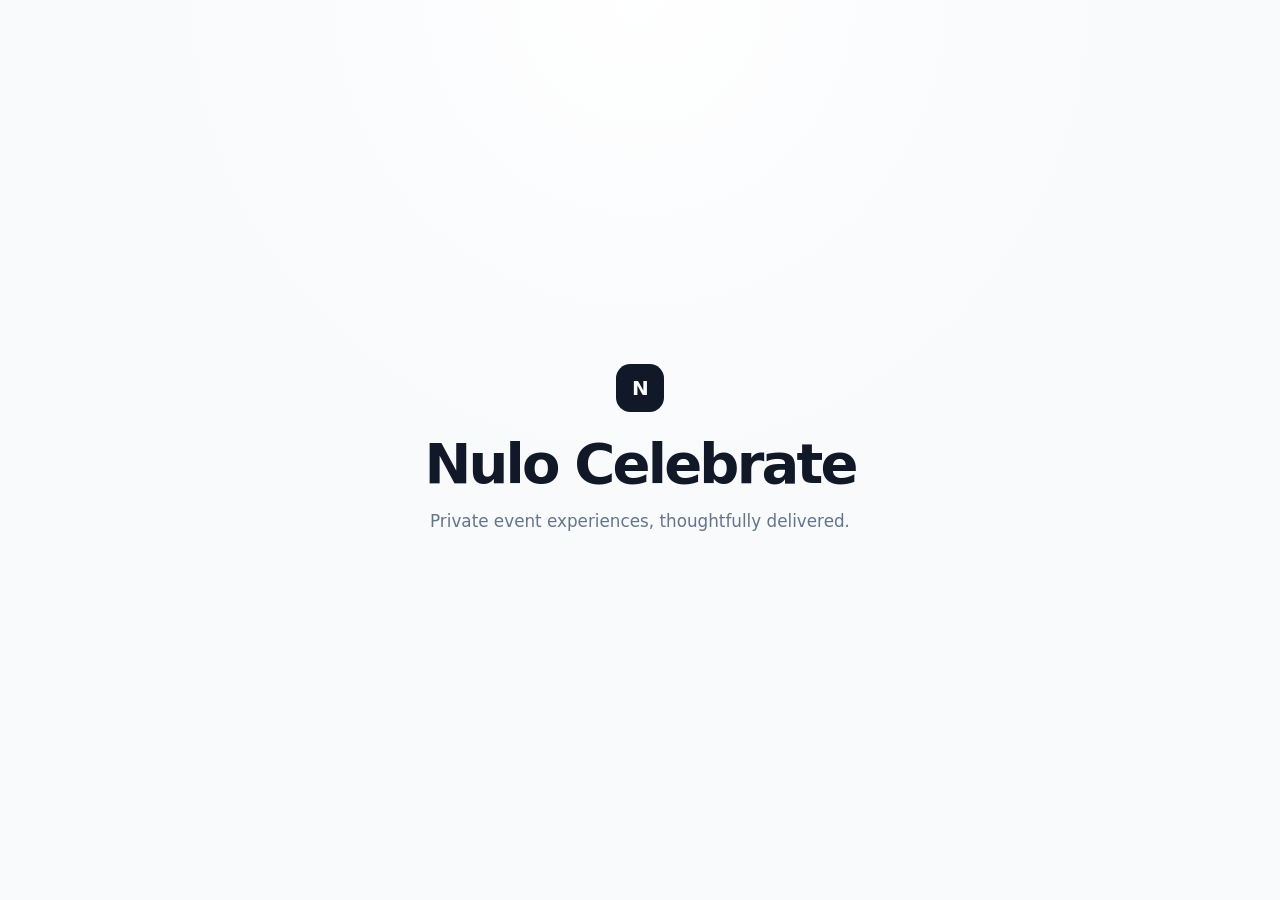
<file: index.html>
<!doctype html>
<html lang="en">
<head>
  <meta charset="utf-8">
  <meta name="viewport" content="width=device-width, initial-scale=1">
  <meta name="robots" content="noindex, nofollow">
  <meta name="theme-color" content="#111827">
  <title>Nulo Celebrate</title>
  <style>
    :root {
      color-scheme: light;
      font-family: Inter, ui-sans-serif, system-ui, -apple-system, BlinkMacSystemFont, "Segoe UI", sans-serif;
      background: #f8fafc;
      color: #111827;
    }

    * {
      box-sizing: border-box;
    }

    body {
      min-height: 100vh;
      margin: 0;
      display: grid;
      place-items: center;
      padding: 2rem;
      background:
        radial-gradient(circle at top, rgb(255 255 255 / 95%), transparent 45%),
        #f8fafc;
    }

    main {
      width: min(100%, 38rem);
      text-align: center;
    }

    .mark {
      width: 3rem;
      height: 3rem;
      margin: 0 auto 1.5rem;
      display: grid;
      place-items: center;
      border-radius: 0.9rem;
      background: #111827;
      color: #fff;
      font-size: 1.25rem;
      font-weight: 700;
      letter-spacing: -0.04em;
    }

    h1 {
      margin: 0;
      font-size: clamp(2rem, 6vw, 3.5rem);
      line-height: 1;
      letter-spacing: -0.05em;
    }

    p {
      margin: 1rem auto 0;
      color: #64748b;
      font-size: 1.05rem;
      line-height: 1.65;
    }
  </style>
</head>
<body>
  <main>
    <div class="mark" aria-hidden="true">N</div>
    <h1>Nulo Celebrate</h1>
    <p>Private event experiences, thoughtfully delivered.</p>
  </main>
</body>
</html>
</file>
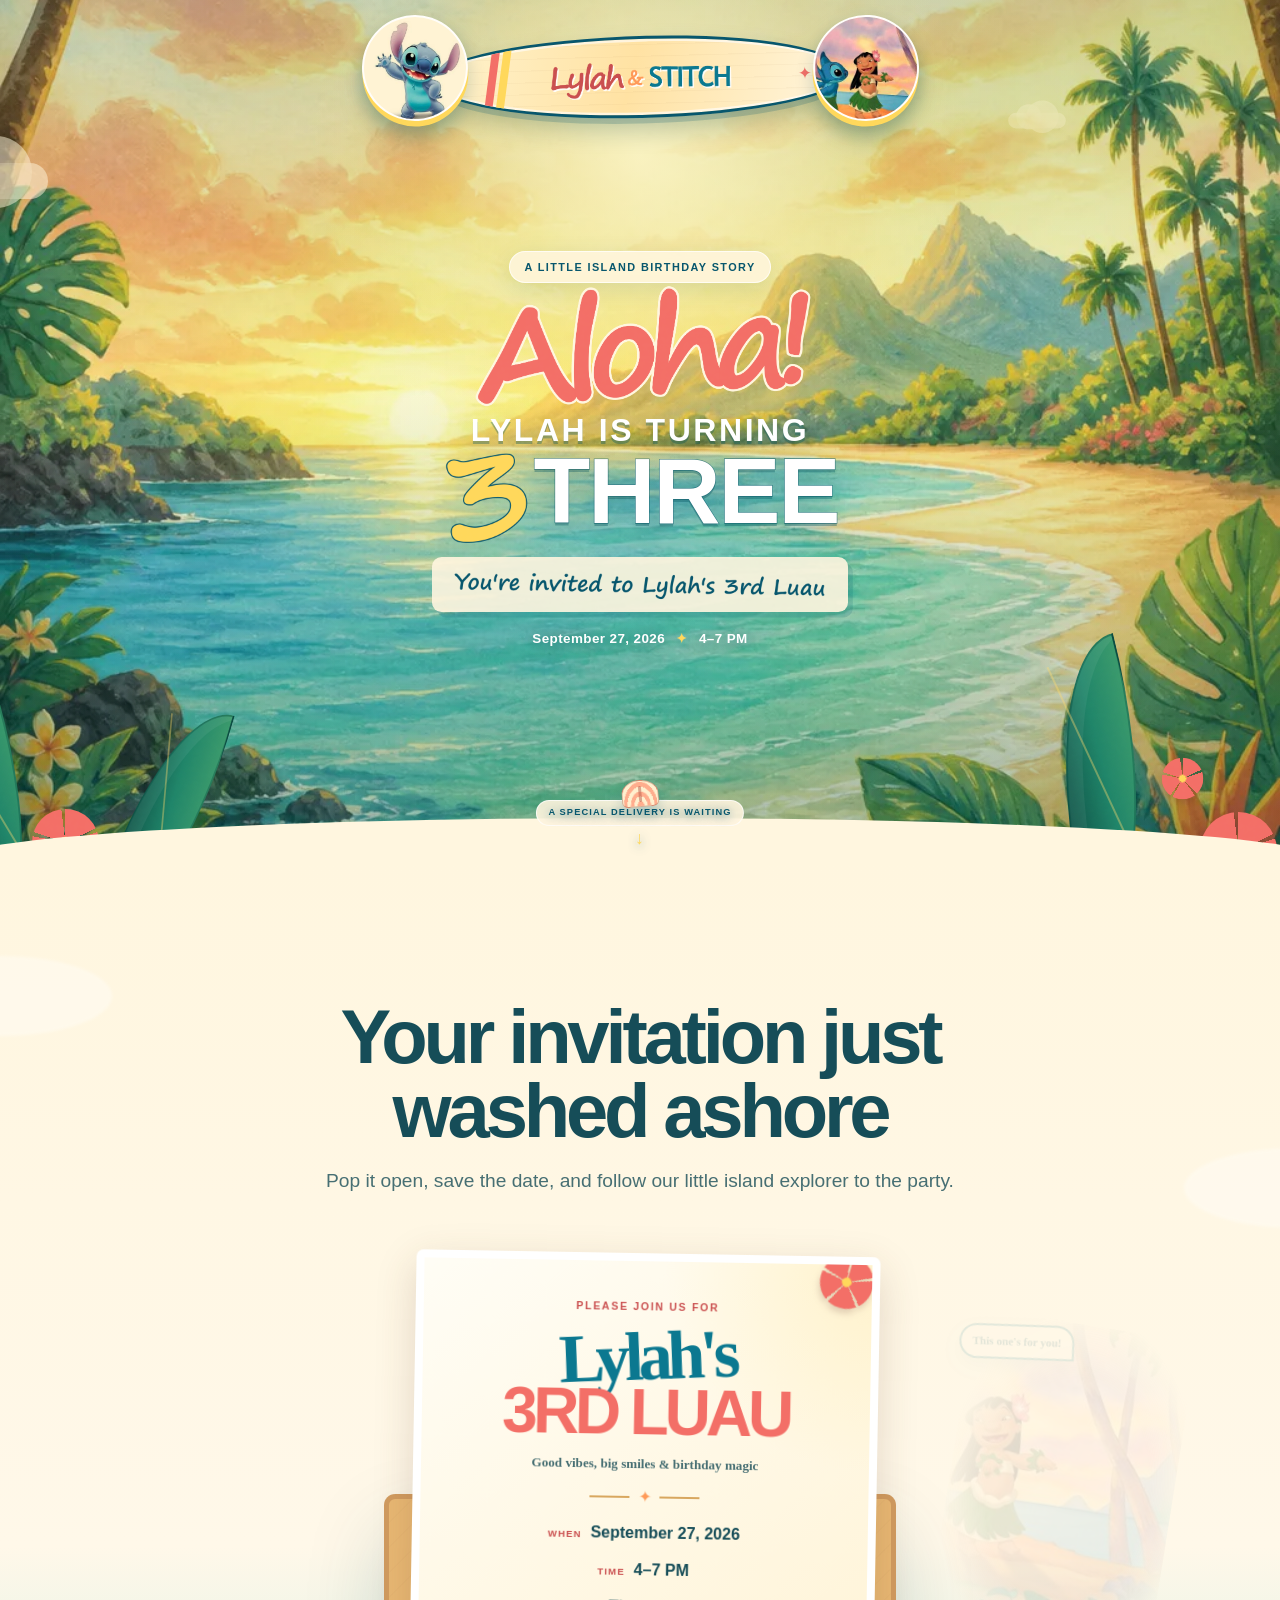
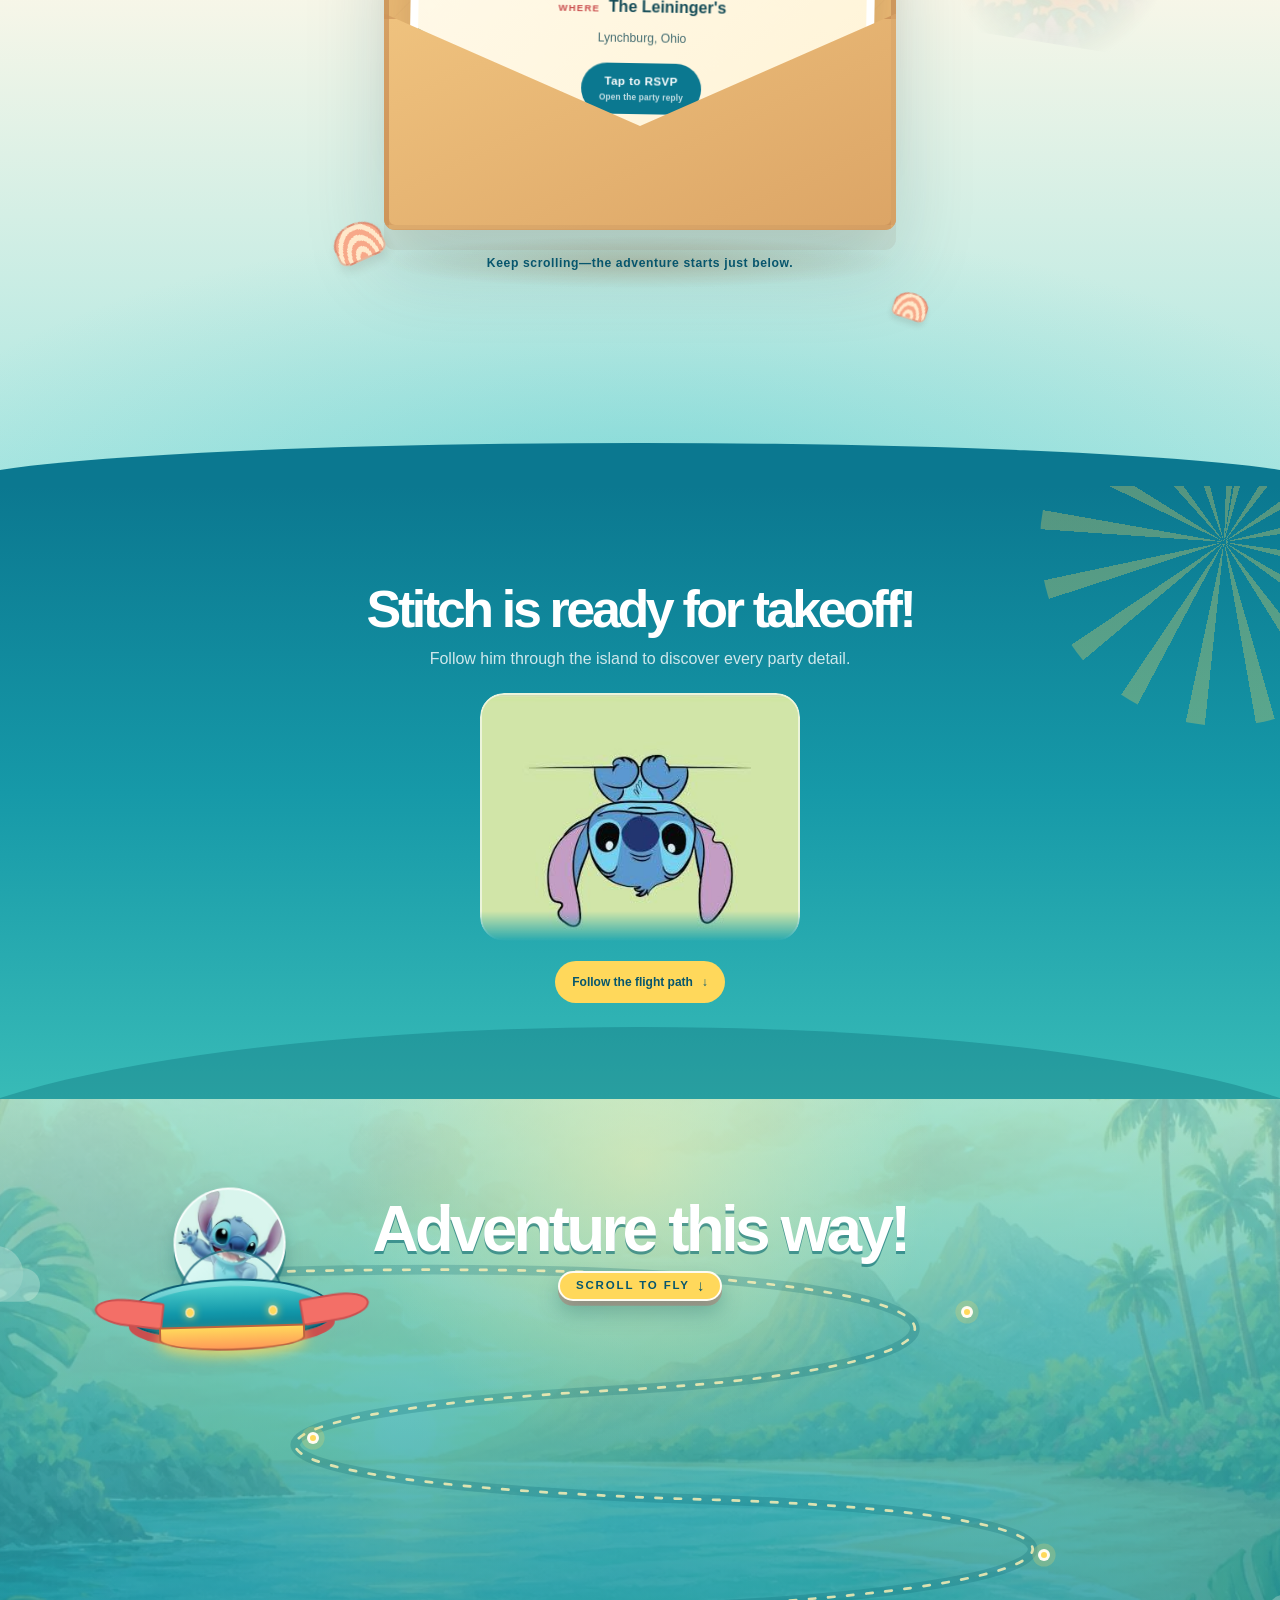
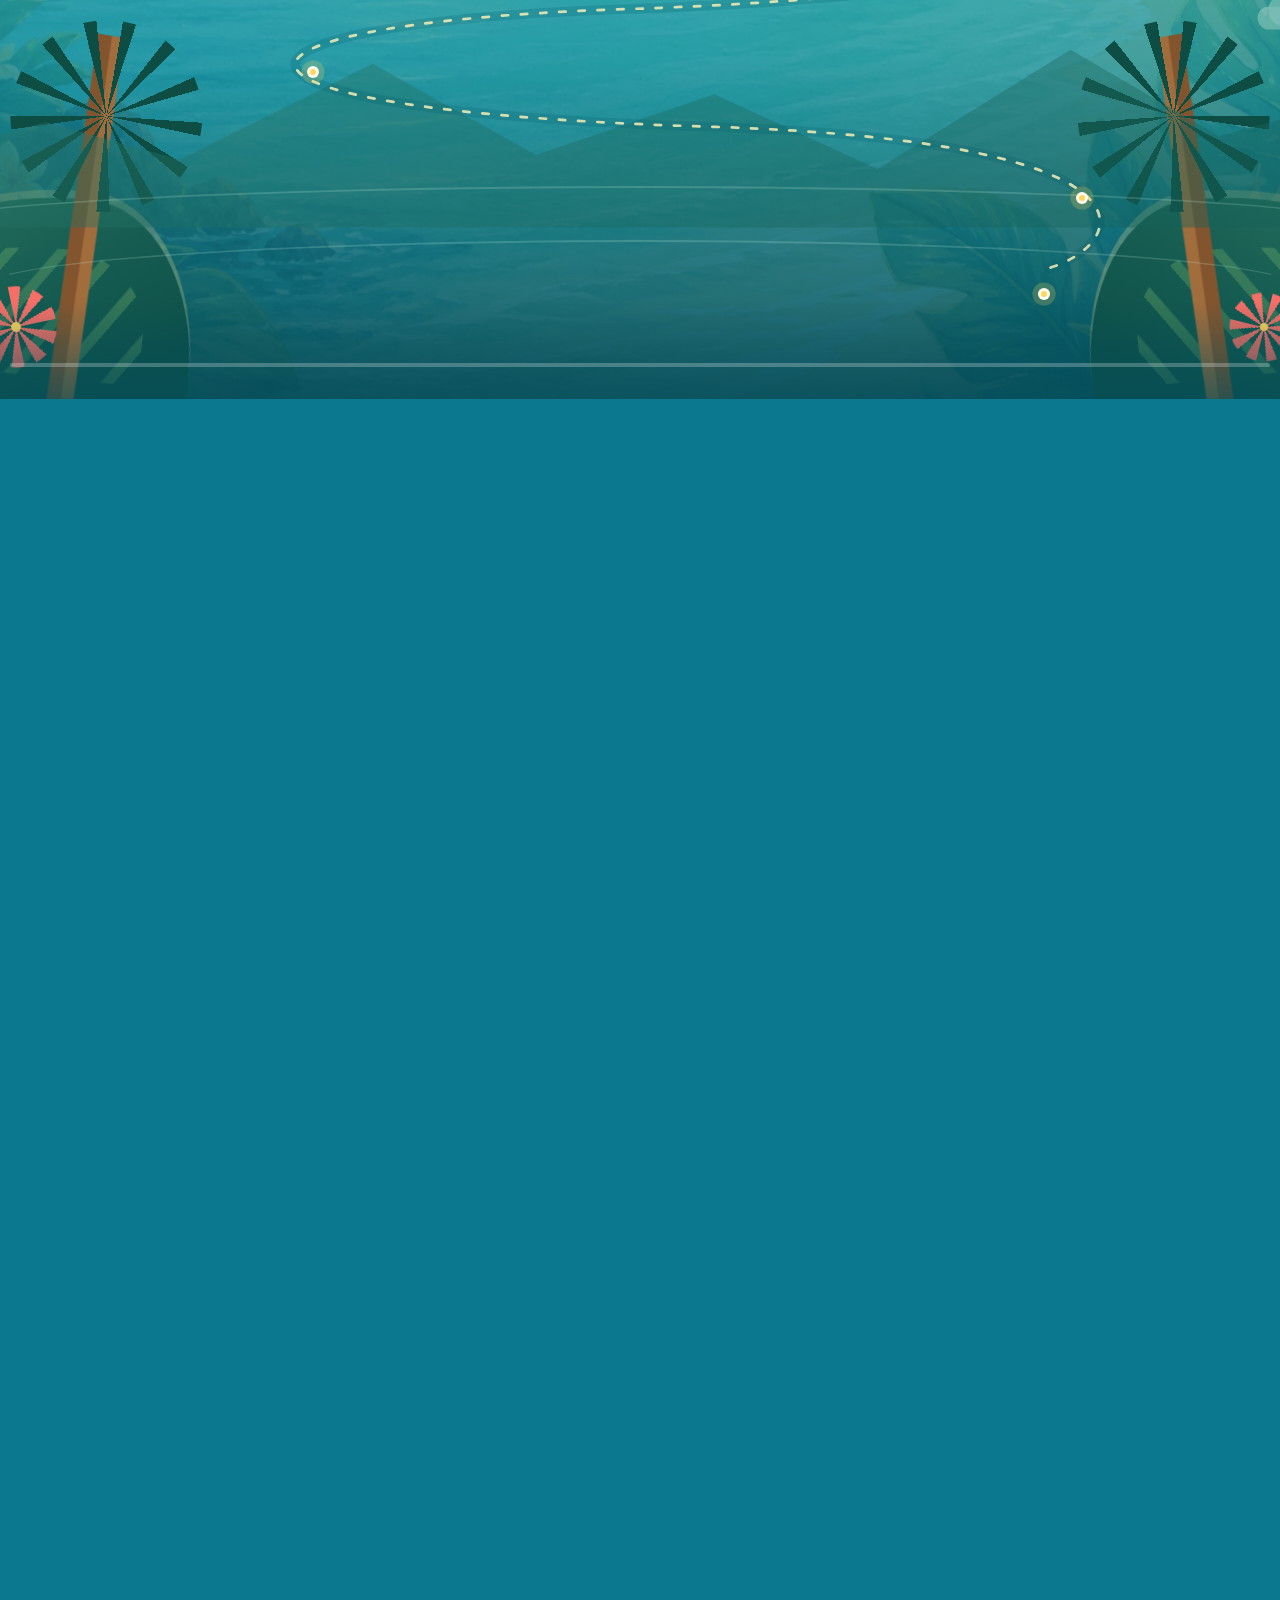
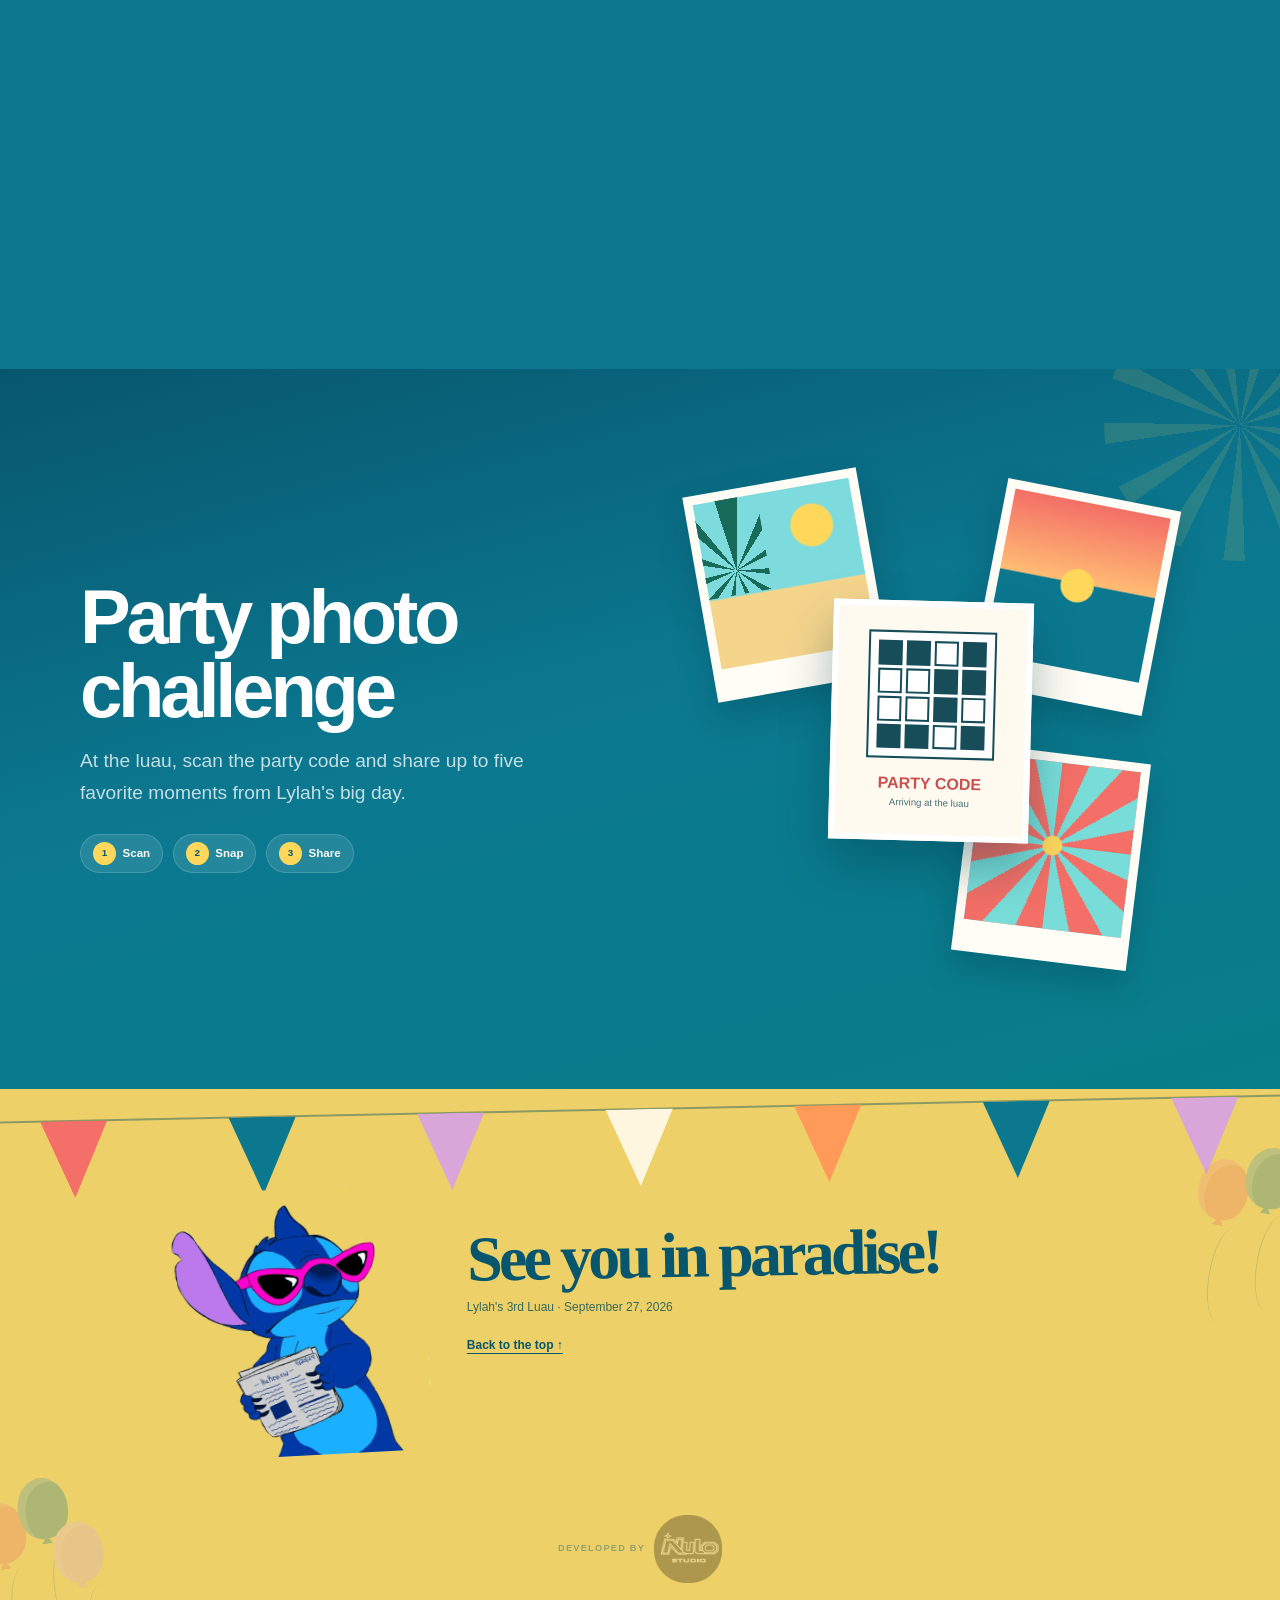
<file: e/ISFdGWafjGvQ/index.html>
<!DOCTYPE html>
<html class="noJs" lang="en">

<head>

    <meta charset="UTF-8">

    <meta
        name="viewport"
        content="width=device-width, initial-scale=1.0"
    >

    <meta
        name="description"
        content="You're invited to Lylah's 3rd Luau on September 27, 2026, in Lynchburg, Ohio."
    >

    <meta name="robots" content="noindex, nofollow">

    <link
        rel="canonical"
        href="https://celebrate.nulostudio.com/e/ISFdGWafjGvQ/"
    >

    <meta property="og:type" content="website">

    <meta
        property="og:url"
        content="https://celebrate.nulostudio.com/e/ISFdGWafjGvQ/"
    >

    <meta property="og:title" content="Lylah's 3rd Luau">

    <meta
        property="og:description"
        content="You're invited to Lylah's 3rd Luau on September 27, 2026, in Lynchburg, Ohio."
    >

    <meta
        property="og:image"
        content="https://celebrate.nulostudio.com/e/ISFdGWafjGvQ/graphics/images/lylah-stitch-share.png"
    >

    <meta property="og:image:type" content="image/png">

    <meta property="og:image:width" content="1200">

    <meta property="og:image:height" content="630">

    <meta
        property="og:image:alt"
        content="A tropical Lylah and Stitch surfboard invitation for Lylah's 3rd Luau."
    >

    <meta name="twitter:card" content="summary_large_image">

    <meta name="twitter:title" content="Lylah's 3rd Luau">

    <meta
        name="twitter:description"
        content="You're invited to Lylah's 3rd Luau on September 27, 2026, in Lynchburg, Ohio."
    >

    <meta
        name="twitter:image"
        content="https://celebrate.nulostudio.com/e/ISFdGWafjGvQ/graphics/images/lylah-stitch-share.png"
    >

    <meta
        name="twitter:image:alt"
        content="A tropical Lylah and Stitch surfboard invitation for Lylah's 3rd Luau."
    >

    <meta name="theme-color" content="#0b7890">

    <title>Lylah's 3rd Luau</title>

    <link
        rel="icon"
        href="graphics/favicon/favicon.svg"
        type="image/svg+xml"
    >

    <link rel="stylesheet" href="css/styleIndex.css">

    <script>
        document.documentElement.classList.remove('noJs');
        document.documentElement.classList.add('hasJs');
    </script>

</head>

<body>

    <a class="skipLink" href="#mainContent">
        Skip to the invitation
    </a>

    <!-- ============================================================
         SURFBOARD IDENTITY
    ============================================================ -->

    <header class="siteIdentity" aria-label="Lylah and Stitch birthday identity">

        <a class="surfboardIdentity" href="#heroSection" aria-label="Lylah and Stitch — back to the top">

            <span class="identityCharacter identityStitch" aria-hidden="true">

                <img
                    src="graphics/images/inspo/images (5).jpg"
                    alt=""
                    width="308"
                    height="360"
                >

            </span>

            <span class="identityBoard">

                <span class="identityBoardStripe" aria-hidden="true"></span>

                <span class="identityTitle">

                    <span>Lylah</span>

                    <small>&amp;</small>

                    <strong>Stitch</strong>

                </span>

                <span class="identityFlower" aria-hidden="true">✦</span>

            </span>

            <span class="identityCharacter identityLilo" aria-hidden="true">

                <img
                    src="graphics/images/inspo/images (2).jpg"
                    alt=""
                    width="576"
                    height="303"
                >

            </span>

        </a>

    </header>

    <main id="mainContent">

        <!-- ============================================================
             HERO SECTION
        ============================================================ -->

        <section class="heroSection" id="heroSection" aria-labelledby="heroTitle">

            <div class="heroBackdrop" aria-hidden="true"></div>

            <div class="heroSunGlow" aria-hidden="true"></div>

            <div class="cloud cloudOne" aria-hidden="true"></div>

            <div class="cloud cloudTwo" aria-hidden="true"></div>

            <div class="cloud cloudThree" aria-hidden="true"></div>

            <div class="heroContent">

                <p class="heroKicker">
                    A little island birthday story
                </p>

                <h1 class="heroTitle" id="heroTitle">

                    <span class="alohaWord">
                        Aloha!
                    </span>

                    <span class="heroNameLine">
                        Lylah is turning
                    </span>

                    <span class="heroAgeLine">
                        <span class="heroAgeNumber">3</span>
                        <span class="heroAgeWord">three</span>
                    </span>

                </h1>

                <p class="heroInvitationLine">
                    You're invited to Lylah's 3rd Luau
                </p>

                <div class="heroDetails" aria-label="Party date and time">

                    <span>September 27, 2026</span>

                    <span class="detailFlower" aria-hidden="true">✦</span>

                    <span>4–7 PM</span>

                </div>

            </div>

            <div class="heroForeground heroForegroundLeft" aria-hidden="true">

                <span class="foregroundLeaf leafOne"></span>

                <span class="foregroundLeaf leafTwo"></span>

                <span class="foregroundFlower flowerOne"></span>

            </div>

            <div class="heroForeground heroForegroundRight" aria-hidden="true">

                <span class="foregroundLeaf leafThree"></span>

                <span class="foregroundFlower flowerTwo"></span>

                <span class="foregroundFlower flowerThree"></span>

            </div>

            <a class="scrollCue" href="#invitationSection">

                <span class="scrollCueText">A special delivery is waiting</span>

                <span class="scrollCueShell" aria-hidden="true">
                    <span></span>
                </span>

                <span class="scrollCueArrow" aria-hidden="true">↓</span>

            </a>

            <div class="heroWave" aria-hidden="true"></div>

        </section>

        <!-- ============================================================
             INVITATION REVEAL
        ============================================================ -->

        <section
            class="invitationSection"
            id="invitationSection"
            aria-labelledby="invitationHeading"
        >

            <div class="sectionCloud sectionCloudLeft" aria-hidden="true"></div>

            <div class="sectionCloud sectionCloudRight" aria-hidden="true"></div>

            <div class="sectionHeading invitationHeadingGroup revealItem">

                <h2 id="invitationHeading">
                    Your invitation just washed ashore
                </h2>

                <p>
                    Pop it open, save the date, and follow our little island
                    explorer to the party.
                </p>

            </div>

            <div class="invitationScene">

                <div class="liloPresenter" data-lilo-presenter aria-hidden="true">

                    <div class="liloPresenterArt">

                        <img
                            src="graphics/images/inspo/images (2).jpg"
                            alt=""
                            width="576"
                            height="303"
                        >

                    </div>

                    <span class="liloCallout">
                        This one's for you!
                    </span>

                </div>

                <div class="sandShadow" aria-hidden="true"></div>

                <div class="shell shellOne" aria-hidden="true"></div>

                <div class="shell shellTwo" aria-hidden="true"></div>

                <div class="invitationEnvelope" data-invitation-envelope>

                    <div class="envelopeBack" aria-hidden="true"></div>

                    <div class="envelopeCard">

                        <div class="invitationFlower invitationFlowerOne" aria-hidden="true"></div>

                        <div class="invitationFlower invitationFlowerTwo" aria-hidden="true"></div>

                        <p class="invitationOverline">
                            Please join us for
                        </p>

                        <p class="invitationAloha">
                            Lylah's
                        </p>

                        <h3>
                            3rd Luau
                        </h3>

                        <p class="invitationTagline">
                            Good vibes, big smiles &amp; birthday magic
                        </p>

                        <div class="invitationRule" aria-hidden="true">
                            <span></span>
                            <span class="invitationRuleFlower">✦</span>
                            <span></span>
                        </div>

                        <dl class="invitationFacts">

                            <div class="invitationFact">

                                <dt>When</dt>

                                <dd>September 27, 2026</dd>

                            </div>

                            <div class="invitationFact">

                                <dt>Time</dt>

                                <dd>4–7 PM</dd>

                            </div>

                            <div class="invitationFact">

                                <dt>Where</dt>

                                <dd>The Leininger's</dd>

                            </div>

                        </dl>

                        <p class="invitationLocation">
                            Lynchburg, Ohio
                        </p>

                        <button
                            class="invitationLink"
                            type="button"
                            data-open-rsvp
                        >

                            <span>Tap to RSVP</span>

                            <small>Open the party reply</small>

                        </button>

                    </div>

                    <div class="envelopeFront" aria-hidden="true"></div>

                    <div class="envelopeFlap" aria-hidden="true">

                        <span class="envelopeSeal">L</span>

                    </div>

                </div>

                <p class="invitationHint" data-invitation-hint>
                    Keep scrolling—the adventure starts just below.
                </p>

            </div>

            <div class="invitationWave" aria-hidden="true"></div>

        </section>

        <!-- ============================================================
             ADVENTURE BRIDGE
        ============================================================ -->

        <section class="adventureBridge" aria-labelledby="adventureBridgeHeading">

            <div class="adventureBridgeInner">

                <div class="adventureBridgeCopy revealItem">

                    <h2 id="adventureBridgeHeading">
                        Stitch is ready for takeoff!
                    </h2>

                    <p>
                        Follow him through the island to discover every party detail.
                    </p>

                    <figure class="waitingStitch" aria-hidden="true">

                        <img
                            src="graphics/images/inspo/images (8).jpg"
                            alt=""
                            width="376"
                            height="749"
                        >

                    </figure>

                    <a class="bridgeLink" href="#journeySection">
                        Follow the flight path <span aria-hidden="true">↓</span>
                    </a>

                </div>

            </div>

        </section>

        <!-- ============================================================
             FLIGHT JOURNEY
        ============================================================ -->

        <section class="journeySection" id="journeySection" aria-labelledby="journeyHeading">

            <div class="journeySticky">

                <div class="journeySky" aria-hidden="true">

                    <span class="journeyPaintedBackdrop"></span>

                    <span class="journeyCloud journeyCloudOne"></span>

                    <span class="journeyCloud journeyCloudTwo"></span>

                    <span class="journeyIsland journeyIslandOne"></span>

                    <span class="journeyIsland journeyIslandTwo"></span>

                    <span class="journeyPalm journeyPalmLeft"></span>

                    <span class="journeyPalm journeyPalmRight"></span>

                    <span class="journeyMountainRange"></span>

                    <span class="journeyOceanLayer journeyOceanLayerOne"></span>

                    <span class="journeyOceanLayer journeyOceanLayerTwo"></span>

                    <span class="journeyFlowerCluster journeyFlowerClusterLeft"></span>

                    <span class="journeyFlowerCluster journeyFlowerClusterRight"></span>

                </div>

                <div class="journeyHeadingGroup">

                    <h2 id="journeyHeading">
                        Adventure this way!
                    </h2>

                    <p class="journeyScrollCue">

                        <span class="journeyScrollCueText">Scroll to fly</span>

                        <span class="journeyScrollCueArrow" aria-hidden="true">↓</span>

                    </p>

                </div>

                <svg
                    class="flightMap"
                    viewBox="0 0 100 100"
                    preserveAspectRatio="none"
                    aria-hidden="true"
                >

                    <path
                        class="flightPathShadow"
                        d="M 18 13 C 82 10, 84 25, 48 28 C 14 31, 13 40, 56 42 C 92 44, 88 54, 48 56 C 14 58, 13 69, 56 71 C 92 73, 88 86, 82 89"
                    ></path>

                    <path
                        class="flightPath"
                        data-flight-path
                        d="M 18 13 C 82 10, 84 25, 48 28 C 14 31, 13 40, 56 42 C 92 44, 88 54, 48 56 C 14 58, 13 69, 56 71 C 92 73, 88 86, 82 89"
                    ></path>

                </svg>

                <span class="pathMarker pathMarkerOne" aria-hidden="true"></span>

                <span class="pathMarker pathMarkerTwo" aria-hidden="true"></span>

                <span class="pathMarker pathMarkerThree" aria-hidden="true"></span>

                <span class="pathMarker pathMarkerFour" aria-hidden="true"></span>

                <span class="pathMarker pathMarkerFive" aria-hidden="true"></span>

                <span class="pathMarker pathMarkerSix" aria-hidden="true"></span>

                <div class="explorerVehicle" data-explorer-vehicle aria-hidden="true">

                    <div class="stitchPilot">

                        <img
                            src="graphics/images/inspo/images (5).jpg"
                            alt=""
                            width="308"
                            height="360"
                        >

                    </div>

                    <div class="hovercraftCanopy"></div>

                    <div class="hovercraftBody">

                        <span class="hovercraftLight hovercraftLightOne"></span>

                        <span class="hovercraftLight hovercraftLightTwo"></span>

                        <span class="hovercraftWing hovercraftWingLeft"></span>

                        <span class="hovercraftWing hovercraftWingRight"></span>

                    </div>

                </div>

                <div class="journeyStops">

                    <article
                        class="journeyStop dateStop"
                        data-journey-stop
                        data-stop-progress="0.13"
                    >

                        <div class="sunBadge" aria-hidden="true">
                            <span>27</span>
                        </div>

                        <div class="stopCopy">

                            <span class="stopLabel">Save the date</span>

                            <h3>September 27</h3>

                            <p>Sunday · 2026</p>

                        </div>

                    </article>

                    <article
                        class="journeyStop timeStop"
                        data-journey-stop
                        data-stop-progress="0.28"
                    >

                        <div class="surfboardObject">

                            <span class="stopLabel">Island time</span>

                            <h3>4–7 PM</h3>

                            <p>Come ready to play</p>

                        </div>

                    </article>

                    <article
                        class="journeyStop homeStop"
                        data-journey-stop
                        data-stop-progress="0.43"
                    >

                        <div class="woodSignObject">

                            <span class="signNail" aria-hidden="true"></span>

                            <span class="stopLabel">The luau is at</span>

                            <h3>The Leininger's</h3>

                            <p>Our island for the day</p>

                        </div>

                    </article>

                    <article
                        class="journeyStop locationStop"
                        data-journey-stop
                        data-stop-progress="0.58"
                    >

                        <div class="postcardObject">

                            <span class="postcardStamp" aria-hidden="true">OH</span>

                            <span class="stopLabel">Find our island at</span>

                            <h3>7492 Spilker Rd, Lynchburg, Ohio</h3>

                            <p>Birthday fun in Lynchburg.</p>

                        </div>

                    </article>

                    <article
                        class="journeyStop feastStop"
                        data-journey-stop
                        data-stop-progress="0.73"
                    >

                        <div class="feastObject">

                            <span class="feastPineapple" aria-hidden="true"></span>

                            <span class="stopLabel">Island feast</span>

                            <h3>Come hungry</h3>

                            <p>We'll have plenty of food waiting for you!</p>

                        </div>

                    </article>

                    <article
                        class="journeyStop ohanaStop"
                        data-journey-stop
                        data-stop-progress="0.89"
                    >

                        <div class="flowerBadge" aria-hidden="true">
                            <span></span>
                        </div>

                        <div class="stopCopy">

                            <span class="stopLabel">Touchdown</span>

                            <h3>Arrival at Lylah's Luau</h3>

                            <button type="button" data-open-rsvp>
                                RSVP when you're ready
                            </button>

                        </div>

                    </article>

                </div>

                <div class="journeyProgress" aria-hidden="true">

                    <span class="journeyProgressFill" data-progress-fill></span>

                </div>

            </div>

        </section>

        <!-- ============================================================
             RSVP DIALOG
        ============================================================ -->

        <dialog
            class="rsvpModal"
            data-rsvp-modal
            aria-labelledby="rsvpHeading"
        >

            <div class="rsvpModalPanel">

                <button
                    class="rsvpCloseButton"
                    type="button"
                    data-close-rsvp
                    aria-label="Close RSVP form"
                >
                    <span aria-hidden="true">×</span>
                </button>

            <div class="rsvpTopWave" aria-hidden="true"></div>

            <div class="rsvpDecor rsvpDecorLeft" aria-hidden="true"></div>

            <div class="rsvpDecor rsvpDecorRight" aria-hidden="true"></div>

            <div class="rsvpContainer">

                <div class="rsvpIntroduction">

                    <h2 id="rsvpHeading">
                        Will your ohana join the luau?
                    </h2>

                    <p>
                        Let us know who is coming to celebrate our favorite
                        three-year-old island girl.
                    </p>

                    <div class="rsvpDateBadge" aria-label="Sunday, September 27, 2026, from 4 to 7 PM">

                        <span>Sun</span>

                        <strong>Sep 27</strong>

                        <span>4–7 PM</span>

                    </div>

                </div>

                <div class="rsvpCard">

                    <form class="rsvpForm" data-rsvp-form>

                        <!-- Hidden from people, irresistible to bots. A filled
                             value marks the submission as spam. -->

                        <div class="honeypotField" aria-hidden="true">

                            <label for="partyNickname">Leave this field empty</label>

                            <input
                                id="partyNickname"
                                name="honeypot"
                                type="text"
                                tabindex="-1"
                                autocomplete="off"
                                data-honeypot
                            >

                        </div>

                        <fieldset class="attendanceFieldset">

                            <legend>Can your ohana make it?</legend>

                            <div class="attendanceOptions">

                                <label class="attendanceOption">

                                    <input
                                        type="radio"
                                        name="attendance"
                                        value="yes"
                                        checked
                                    >

                                    <span class="attendanceChoice">

                                        <span class="attendanceIcon" aria-hidden="true">☀</span>

                                        <strong>We'll be there!</strong>

                                        <small>Save us a lei</small>

                                    </span>

                                </label>

                                <label class="attendanceOption">

                                    <input
                                        type="radio"
                                        name="attendance"
                                        value="no"
                                    >

                                    <span class="attendanceChoice">

                                        <span class="attendanceIcon" aria-hidden="true">☁</span>

                                        <strong>Sending aloha</strong>

                                        <small>We'll miss the fun</small>

                                    </span>

                                </label>

                            </div>

                        </fieldset>

                        <div class="formGroup">

                            <label for="guestName">Your name</label>

                            <input
                                id="guestName"
                                name="guestName"
                                type="text"
                                autocomplete="name"
                                placeholder="Who should we look for?"
                                required
                            >

                        </div>

                        <div class="guestCountFields" data-guest-count-fields>

                            <div class="formGroup countGroup">

                                <label for="adultCount">Grown-ups</label>

                                <div class="numberStepper" data-number-stepper>

                                    <button
                                        type="button"
                                        data-step="-1"
                                        aria-label="Decrease number of grown-ups"
                                    >
                                        −
                                    </button>

                                    <input
                                        id="adultCount"
                                        name="adultCount"
                                        type="number"
                                        value="1"
                                        min="0"
                                        max="10"
                                        inputmode="numeric"
                                    >

                                    <button
                                        type="button"
                                        data-step="1"
                                        aria-label="Increase number of grown-ups"
                                    >
                                        +
                                    </button>

                                </div>

                            </div>

                            <div class="formGroup countGroup">

                                <label for="childCount">Little keiki</label>

                                <div class="numberStepper" data-number-stepper>

                                    <button
                                        type="button"
                                        data-step="-1"
                                        aria-label="Decrease number of children"
                                    >
                                        −
                                    </button>

                                    <input
                                        id="childCount"
                                        name="childCount"
                                        type="number"
                                        value="0"
                                        min="0"
                                        max="10"
                                        inputmode="numeric"
                                    >

                                    <button
                                        type="button"
                                        data-step="1"
                                        aria-label="Increase number of children"
                                    >
                                        +
                                    </button>

                                </div>

                            </div>

                        </div>

                        <div class="formGroup">

                            <label for="guestMessage">
                                A note for the birthday girl
                                <span>(optional)</span>
                            </label>

                            <textarea
                                id="guestMessage"
                                name="guestMessage"
                                rows="3"
                                placeholder="Leave Lylah a little birthday aloha..."
                            ></textarea>

                        </div>

                        <button class="primaryButton submitButton" type="submit">

                            <span data-submit-label>Count our ohana in!</span>

                            <span class="buttonArrow" aria-hidden="true">→</span>

                        </button>

                        <p class="formNote" data-form-note>
                            We'll only use this to plan the party.
                        </p>

                    </form>

                    <div
                        class="rsvpSuccess"
                        data-rsvp-success
                        aria-live="polite"
                        tabindex="-1"
                        hidden
                    >

                        <div class="successFlower" aria-hidden="true">
                            <span></span>
                        </div>

                        <h3 data-success-heading>
                            You're on the guest list!
                        </h3>

                        <p data-success-message>
                            We can't wait to celebrate with you.
                        </p>

                        <!-- Attending guests only. Hidden for declines. -->

                        <div class="successActions" data-success-actions hidden>

                            <div class="calendarChoice">

                                <p class="calendarChoiceLabel">
                                    Add to your calendar
                                </p>

                                <div class="calendarChoiceOptions">

                                    <button
                                        class="calendarOption"
                                        type="button"
                                        data-calendar-apple
                                    >
                                        Apple / iPhone
                                    </button>

                                    <a
                                        class="calendarOption"
                                        data-calendar-google
                                        href="#"
                                        target="_blank"
                                        rel="noopener noreferrer"
                                    >
                                        Google
                                    </a>

                                    <a
                                        class="calendarOption"
                                        data-calendar-outlook
                                        href="#"
                                        target="_blank"
                                        rel="noopener noreferrer"
                                    >
                                        Outlook
                                    </a>

                                    <button
                                        class="calendarOption"
                                        type="button"
                                        data-calendar-download
                                    >
                                        Download File
                                    </button>

                                </div>

                            </div>

                            <a
                                class="successAction"
                                data-get-directions
                                href="#"
                                target="_blank"
                                rel="noopener noreferrer"
                            >
                                Get Directions
                            </a>

                            <button
                                class="successAction successActionQuiet"
                                type="button"
                                data-back-to-party
                            >
                                Back to the Party
                            </button>

                        </div>

                        <!-- Reminders are opt-in only, and never required
                             to RSVP. Attending guests only. -->

                        <div class="reminderPrompt" data-reminder-prompt hidden>

                            <!-- The offer. Replaced wholesale by the success
                                 block below once a guest has signed up. -->

                            <div class="reminderOffer" data-reminder-offer>

                            <h4>
                                Want us to remind you before the party?
                            </h4>

                            <p class="reminderPromptNote">
                                Optional — add your email and we'll send a
                                friendly nudge before the big day.
                            </p>

                            <form class="reminderForm" data-reminder-form>

                                <div class="honeypotField" aria-hidden="true">

                                    <label for="reminderNickname">Leave this field empty</label>

                                    <input
                                        id="reminderNickname"
                                        name="honeypot"
                                        type="text"
                                        tabindex="-1"
                                        autocomplete="off"
                                        data-honeypot
                                    >

                                </div>

                                <div class="formGroup">

                                    <label for="reminderEmail">Email address</label>

                                    <input
                                        id="reminderEmail"
                                        name="reminderEmail"
                                        type="email"
                                        autocomplete="email"
                                        inputmode="email"
                                        placeholder="you@example.com"
                                    >

                                </div>

                                <button
                                    class="successAction successActionPrimary reminderSubmit"
                                    type="submit"
                                    data-reminder-submit
                                >
                                    Send Me Reminders
                                </button>

                            </form>

                            <p
                                class="reminderStatus"
                                data-reminder-status
                                role="status"
                                aria-live="polite"
                            ></p>

                            </div>

                            <div
                                class="reminderSuccess"
                                data-reminder-success
                                role="status"
                                aria-live="polite"
                                hidden
                            >

                                <h4>
                                    You're all set!
                                </h4>

                                <p>
                                    We'll send you a reminder before the party.
                                </p>

                            </div>

                        </div>

                        <button class="textButton" type="button" data-edit-rsvp>
                            Edit this response
                        </button>

                    </div>

                </div>

            </div>

            </div>

        </dialog>

        <button
            class="floatingRsvp"
            type="button"
            data-floating-rsvp
            data-open-rsvp
            aria-label="RSVP to Lylah's Luau"
        >

            <span class="floatingRsvpFlower" aria-hidden="true">✦</span>

            <span>
                <small>Ready to celebrate?</small>
                <strong>RSVP to Lylah's Luau</strong>
            </span>

        </button>

        <!-- ============================================================
             PHOTO CHALLENGE PREVIEW
        ============================================================ -->

        <section class="photoSection" id="photoSection" aria-labelledby="photoHeading">

            <div class="photoContainer">

                <div class="photoCopy revealItem">

                    <h2 id="photoHeading">
                        Party photo challenge
                    </h2>

                    <p>
                        At the luau, scan the party code and share up to five
                        favorite moments from Lylah's big day.
                    </p>

                    <div class="challengeSteps" aria-label="Photo challenge steps">

                        <span><strong>1</strong> Scan</span>

                        <span><strong>2</strong> Snap</span>

                        <span><strong>3</strong> Share</span>

                    </div>

                </div>

                <div class="photoPreview revealItem" aria-label="Preview of the future party photo challenge">

                    <div class="polaroid polaroidOne" aria-hidden="true">
                        <span class="polaroidScene scenePalms"></span>
                    </div>

                    <div class="polaroid polaroidTwo" aria-hidden="true">
                        <span class="polaroidScene sceneSunset"></span>
                    </div>

                    <div class="qrPreview">

                        <div class="qrPattern" aria-hidden="true">

                            <span></span><span></span><span></span><span></span>
                            <span></span><span></span><span></span><span></span>
                            <span></span><span></span><span></span><span></span>
                            <span></span><span></span><span></span><span></span>

                        </div>

                        <strong>Party code</strong>

                        <span>Arriving at the luau</span>

                    </div>

                    <div class="polaroid polaroidThree" aria-hidden="true">
                        <span class="polaroidScene sceneFlowers"></span>
                    </div>

                </div>

            </div>

        </section>

    </main>

    <!-- ============================================================
         FOOTER
    ============================================================ -->

    <footer class="siteFooter" id="siteFooter">

        <div class="footerPartyDecor" aria-hidden="true">

            <div class="footerBunting">
                <span></span>
                <span></span>
                <span></span>
                <span></span>
                <span></span>
                <span></span>
                <span></span>
            </div>

            <div class="footerBalloonCluster footerBalloonClusterLeft">
                <span></span>
                <span></span>
                <span></span>
            </div>

            <div class="footerBalloonCluster footerBalloonClusterRight">
                <span></span>
                <span></span>
            </div>

        </div>

        <div class="footerInner">

            <figure class="footerStitch">

                <img
                    src="graphics/images/inspo/footerIMG.jpg"
                    alt="Stitch in pink sunglasses looking toward the farewell message."
                    width="554"
                    height="554"
                >

            </figure>

            <div class="footerMessage">

                <p class="footerAloha">See you in paradise!</p>

                <p>
                    Lylah's 3rd Luau · September 27, 2026
                </p>

                <a href="#heroSection">Back to the top ↑</a>

            </div>

            <div class="developerCredit">

                <span>Developed by</span>

                <img
                    class="developerLogo"
                    src="graphics/logos/devCredit/MasterLogo3.png"
                    alt="Nulo Studio"
                    width="2500"
                    height="2500"
                >

            </div>

        </div>

    </footer>

    <script src="js/indexJS.js"></script>

</body>

</html>
</file>
<file: e/ISFdGWafjGvQ/css/styleIndex.css>
/* ============================================================
   VARIABLES
============================================================ */

:root
{

    --oceanDeep: #07566d;

    --ocean: #0b7890;

    --oceanBright: #16abc0;

    --lagoon: #78ddd8;

    --sky: #c4eff0;

    --cream: #fff6df;

    --sand: #f6d995;

    --sandDark: #d8a75f;

    --coral: #f36f67;

    --coralDark: #ca4f4f;

    --papaya: #ff9a58;

    --sunshine: #ffd85b;

    --palm: #176b58;

    --palmDark: #0d4d43;

    --ink: #164d58;

    --inkSoft: #476f73;

    --white: #ffffff;

    --shadowSoft: 0 1.5rem 4rem rgba(21, 83, 92, 0.18);

    --shadowCard: 0 1.25rem 0 rgba(126, 78, 46, 0.08), 0 2.25rem 5rem rgba(18, 70, 78, 0.18);

    --displayFont: "Arial Rounded MT Bold", "Trebuchet MS", sans-serif;

    --bodyFont: "Trebuchet MS", "Segoe UI", sans-serif;

    --scriptFont: "Segoe Print", "Bradley Hand", cursive;

    --pagePadding: clamp(1.25rem, 5vw, 5rem);

}



/* ============================================================
   RESET & BASE
============================================================ */

*,
*::before,
*::after
{

    box-sizing: border-box;

}

html
{

    max-width: 100%;

    overflow-x: clip;

    scroll-behavior: smooth;

}

body
{

    margin: 0;

    max-width: 100%;

    overflow-x: clip;

    color: var(--ink);

    background: var(--oceanDeep);

    font-family: var(--bodyFont);

    line-height: 1.5;

    text-rendering: optimizeLegibility;

    -webkit-font-smoothing: antialiased;

}

body::before
{

    position: fixed;

    z-index: 1000;

    inset: 0;

    pointer-events: none;

    content: "";

    opacity: 0.24;

    background-image: url("data:image/svg+xml,%3Csvg viewBox='0 0 180 180' xmlns='http://www.w3.org/2000/svg'%3E%3Cfilter id='n'%3E%3CfeTurbulence type='fractalNoise' baseFrequency='.85' numOctaves='3' stitchTiles='stitch'/%3E%3C/filter%3E%3Crect width='100%25' height='100%25' filter='url(%23n)' opacity='.14'/%3E%3C/svg%3E");

    mix-blend-mode: soft-light;

}

main
{

    display: block;

}

img
{

    display: block;

    height: auto;

    max-width: 100%;

}

a
{

    color: inherit;

}

button,
input,
textarea
{

    font: inherit;

}

button,
a
{

    -webkit-tap-highlight-color: transparent;

}

button
{

    cursor: pointer;

}

::selection
{

    color: var(--oceanDeep);

    background: var(--sunshine);

}

:focus-visible
{

    outline: 0.2rem solid var(--sunshine);

    outline-offset: 0.3rem;

}

.skipLink
{

    position: fixed;

    z-index: 2000;

    top: 1rem;

    left: 1rem;

    padding: 0.75rem 1rem;

    color: var(--white);

    background: var(--oceanDeep);

    border-radius: 0.75rem;

    font-weight: 800;

    transform: translateY(-160%);

    transition: transform 180ms ease;

}

.skipLink:focus
{

    transform: translateY(0);

}



/* ============================================================
   SHARED COMPONENTS
============================================================ */

.primaryButton
{

    display: inline-flex;

    min-height: 3.5rem;

    align-items: center;

    justify-content: center;

    gap: 0.9rem;

    padding: 0.95rem 1.5rem;

    color: var(--white);

    background: var(--coral);

    border: 0;

    border-radius: 999px;

    box-shadow: 0 0.55rem 0 var(--coralDark), 0 1.25rem 2.25rem rgba(128, 52, 50, 0.2);

    font-weight: 900;

    letter-spacing: 0.02em;

    text-decoration: none;

    transform: translateY(0);

    transition: box-shadow 180ms ease, transform 180ms ease, background-color 180ms ease;

}

.primaryButton:hover
{

    background: #fa7b70;

    box-shadow: 0 0.4rem 0 var(--coralDark), 0 1rem 2rem rgba(128, 52, 50, 0.18);

    transform: translateY(0.15rem);

}

.primaryButton:active
{

    box-shadow: 0 0.15rem 0 var(--coralDark);

    transform: translateY(0.4rem);

}

.buttonArrow
{

    display: inline-grid;

    width: 1.75rem;

    height: 1.75rem;

    place-items: center;

    color: var(--coralDark);

    background: var(--white);

    border-radius: 50%;

    font-size: 1.1rem;

    line-height: 1;

    transition: transform 180ms ease;

}

.primaryButton:hover .buttonArrow
{

    transform: translateX(0.2rem);

}

.sectionHeading
{

    width: min(100%, 44rem);

    margin-inline: auto;

    text-align: center;

}

.sectionHeading h2,
.rsvpIntroduction h2,
.photoCopy h2
{

    margin: 0.75rem 0 1rem;

    font-family: var(--displayFont);

    font-size: clamp(2.15rem, 8vw, 4.75rem);

    font-weight: 900;

    letter-spacing: -0.055em;

    line-height: 0.98;

}

.sectionHeading p,
.rsvpIntroduction > p,
.photoCopy > p
{

    margin: 0 auto;

    color: var(--inkSoft);

    font-size: clamp(1rem, 2.5vw, 1.2rem);

    line-height: 1.7;

}

.hasJs .revealItem
{

    opacity: 0;

    transform: translateY(2.5rem);

    transition: opacity 800ms cubic-bezier(0.2, 0.7, 0.2, 1), transform 800ms cubic-bezier(0.2, 0.7, 0.2, 1);

}

.hasJs .revealItem.isVisible
{

    opacity: 1;

    transform: translateY(0);

}



/* ============================================================
   SURFBOARD IDENTITY
============================================================ */

.siteIdentity
{

    position: absolute;

    z-index: 800;

    top: 0.35rem;

    left: 50%;

    width: min(calc(100% - 0.75rem), 27rem);

    pointer-events: none;

    transform: translateX(-50%);

}

.surfboardIdentity
{

    position: relative;

    display: block;

    width: 100%;

    height: 7.4rem;

    pointer-events: auto;

    text-decoration: none;

    filter: drop-shadow(0 0.7rem 0.7rem rgba(7, 69, 75, 0.23));

}

.identityBoard
{

    position: absolute;

    z-index: 2;

    top: 1.4rem;

    left: 50%;

    display: grid;

    width: min(78vw, 19rem);

    height: 4.3rem;

    place-items: center;

    overflow: hidden;

    color: var(--oceanDeep);

    background: linear-gradient(105deg, #fff3ce 0%, #ffe2a3 48%, #fff6df 100%);

    border: 0.2rem solid var(--oceanDeep);

    border-radius: 52% 48% 50% 50% / 48% 52% 48% 52%;

    box-shadow: inset 0 0 0 0.16rem rgba(255, 255, 255, 0.62), 0 0.35rem 0 rgba(7, 86, 109, 0.2);

    transform: translateX(-50%) rotate(-1.5deg);

}

.identityBoard::before
{

    position: absolute;

    inset: 0;

    content: "";

    opacity: 0.2;

    background: repeating-linear-gradient(0deg, transparent 0 0.65rem, rgba(143, 93, 48, 0.2) 0.7rem 0.74rem);

}

.identityBoardStripe
{

    position: absolute;

    top: 0;

    bottom: 0;

    left: 13%;

    width: 0.52rem;

    background: var(--coral);

    box-shadow: 0.72rem 0 var(--sunshine);

    transform: skewX(-9deg);

}

.identityTitle
{

    position: relative;

    z-index: 2;

    display: flex;

    width: 46.4%;

    aspect-ratio: 1158 / 258;

    align-items: center;

    justify-content: center;

    gap: 0.28rem;

    font-family: var(--displayFont);

    line-height: 1;

}

.identityTitle::after
{

    position: absolute;

    inset: 0;

    content: "";

    background: url("../graphics/images/typography/surfboardTitle.png") center / contain no-repeat;

}

.identityTitle > span,
.identityTitle small,
.identityTitle strong
{

    position: absolute;

    opacity: 0;

}

.identityTitle > span
{

    color: var(--coralDark);

    font-family: var(--scriptFont);

}

.identityTitle small
{

    color: var(--papaya);

    font-family: var(--scriptFont);

    font-size: clamp(0.85rem, 3.8vw, 1.3rem);

    font-weight: 900;

}

.identityTitle strong
{

    color: var(--ocean);

    font-size: clamp(1.05rem, 5.4vw, 1.8rem);

    letter-spacing: -0.07em;

    text-transform: uppercase;

}

.identityFlower
{

    position: absolute;

    z-index: 3;

    right: 8%;

    color: var(--coral);

    font-size: 1.05rem;

}

.identityCharacter
{

    position: absolute;

    z-index: 4;

    display: block;

    overflow: hidden;

    pointer-events: none;

    background: #fff3d4;

    border: 0.14rem solid rgba(255, 255, 255, 0.88);

    border-radius: 50%;

    box-shadow: 0 0.35rem 0 var(--sunshine), 0 0.75rem 1.1rem rgba(5, 75, 83, 0.2);

}

.identityCharacter img
{

    position: absolute;

    max-width: none;

    mix-blend-mode: multiply;

}

.identityStitch
{

    top: 0.45rem;

    left: 0.35rem;

    width: 5.35rem;

    height: 5.35rem;

    transform: rotate(-4deg);

}

.identityStitch img
{

    top: 0.05rem;

    left: 0.3rem;

    width: 4.75rem;

}

.identityLilo
{

    top: 0.45rem;

    right: 0.25rem;

    width: 5.35rem;

    height: 5.35rem;

    transform: rotate(4deg);

}

.identityLilo img
{

    top: 0;

    left: -4.25rem;

    width: 11.8rem;

}

.hasJs .siteIdentity
{

    opacity: 0;

    transform: translate(-50%, -1.5rem) rotate(-2deg) scale(0.9);

}

.hasJs .siteIdentity.isVisible
{

    opacity: 1;

    transform: translate(-50%, 0) rotate(0) scale(1);

    transition: opacity 650ms ease, transform 850ms cubic-bezier(0.2, 0.85, 0.2, 1.2);

}



/* ============================================================
   HERO SECTION
============================================================ */

.heroSection
{

    position: relative;

    z-index: 1;

    display: grid;

    min-height: max(42rem, calc(100svh - 3.25rem));

    place-items: center;

    overflow: hidden;

    isolation: isolate;

}

.heroBackdrop
{

    position: absolute;

    z-index: -5;

    inset: 0;

    background-color: var(--sky);

    background-image: linear-gradient(180deg, rgba(3, 77, 92, 0.08), rgba(3, 77, 92, 0.02) 45%, rgba(8, 82, 85, 0.12)), url("../graphics/images/tropicalStorybookBackdrop.webp");

    background-position: center 58%;

    background-size: cover;

    transform: scale(1.035);

    transition: transform 2.4s cubic-bezier(0.2, 0.65, 0.2, 1);

}

.isLoaded .heroBackdrop
{

    transform: scale(1);

}

.heroSection::after
{

    position: absolute;

    z-index: -3;

    inset: 0;

    content: "";

    background: linear-gradient(180deg, rgba(6, 77, 91, 0.12), rgba(255, 240, 191, 0.08) 46%, rgba(3, 71, 77, 0.25));

}

.heroSunGlow
{

    position: absolute;

    z-index: -2;

    top: 18%;

    left: 50%;

    width: min(92vw, 42rem);

    aspect-ratio: 1;

    pointer-events: none;

    background: radial-gradient(circle, rgba(255, 247, 201, 0.82), rgba(255, 223, 123, 0.22) 45%, transparent 70%);

    border-radius: 50%;

    transform: translate(-50%, -50%);

}

.heroContent
{

    position: relative;

    z-index: 10;

    width: min(calc(100% - 2.25rem), 46rem);

    padding: 7.4rem 0 6.8rem;

    text-align: center;

}

.heroKicker
{

    display: inline-block;

    margin: 0 0 0.75rem;

    padding: 0.45rem 0.9rem;

    color: var(--oceanDeep);

    background: rgba(255, 246, 223, 0.86);

    border: 1px solid rgba(255, 255, 255, 0.72);

    border-radius: 999px;

    box-shadow: 0 0.4rem 1.5rem rgba(20, 83, 88, 0.12);

    font-size: 0.68rem;

    font-weight: 900;

    letter-spacing: 0.13em;

    text-transform: uppercase;

    backdrop-filter: blur(0.5rem);

}

.heroTitle
{

    display: flex;

    margin: 0;

    align-items: center;

    flex-direction: column;

    color: var(--white);

    text-shadow: 0 0.16rem 0 rgba(5, 86, 97, 0.35), 0 0.35rem 1.75rem rgba(6, 72, 85, 0.28);

}

.alohaWord
{

    position: relative;

    display: block;

    width: 2.55em;

    height: 0.78em;

    color: transparent;

    font-family: var(--scriptFont);

    font-size: clamp(4.4rem, 21vw, 9rem);

    font-weight: 900;

    letter-spacing: -0.1em;

    line-height: 0.78;

    text-shadow: none;

    -webkit-text-stroke: 0;

}

.alohaWord::after
{

    position: absolute;

    top: 50%;

    left: 50%;

    width: 2.701em;

    height: 1.021em;

    content: "";

    background: url("../graphics/images/typography/heroAloha.png") center / 100% 100% no-repeat;

    transform: translate(-50%, -50%);

}

.heroNameLine
{

    display: block;

    margin-top: 1.2rem;

    font-family: var(--displayFont);

    font-size: clamp(1.1rem, 5.5vw, 2.65rem);

    font-weight: 900;

    letter-spacing: 0.08em;

    line-height: 1;

    text-transform: uppercase;

}

.heroAgeLine
{

    position: relative;

    display: flex;

    margin-top: -0.3rem;

    align-items: center;

    justify-content: center;

    gap: 0.15rem;

    font-family: var(--displayFont);

    font-weight: 900;

    letter-spacing: -0.08em;

    line-height: 0.95;

    text-transform: uppercase;

}

.heroAgeNumber
{

    position: relative;

    display: block;

    width: 0.7em;

    height: 0.78em;

    flex: 0 0 auto;

    color: transparent;

    font-family: var(--scriptFont);

    font-size: clamp(5rem, 25vw, 10rem);

    line-height: 0.78;

    text-shadow: none;

    -webkit-text-stroke: 0;

}

.heroAgeNumber::after
{

    position: absolute;

    top: 50%;

    left: 50%;

    width: 0.891em;

    height: 0.938em;

    content: "";

    background: url("../graphics/images/typography/heroAgeThree.png") center / 100% 100% no-repeat;

    transform: translate(-50%, -50%);

}

.heroAgeWord
{

    font-size: clamp(2.5rem, 14vw, 7.25rem);

    paint-order: stroke fill;

    -webkit-text-stroke: 0.08rem rgba(7, 86, 109, 0.58);

}

.heroInvitationLine
{

    --heroInvitationInlinePadding: 1rem;

    position: relative;

    width: calc(17.22em + var(--heroInvitationInlinePadding) + var(--heroInvitationInlinePadding));

    margin: 1rem auto 0;

    padding: 0.55rem var(--heroInvitationInlinePadding);

    color: transparent;

    background: rgba(255, 246, 223, 0.9);

    border-radius: 0.6rem;

    box-shadow: 0.3rem 0.35rem 0 rgba(7, 86, 109, 0.16);

    font-family: var(--scriptFont);

    font-size: clamp(1rem, 4vw, 1.35rem);

    font-weight: 700;

    line-height: 1.7;

}

.heroInvitationLine::after
{

    position: absolute;

    top: 50%;

    left: 50%;

    width: 17.5em;

    height: 2.315em;

    content: "";

    background: url("../graphics/images/typography/heroInvitationLine.png") center / 100% 100% no-repeat;

    transform: translate(-50%, -50%);

}

.heroDetails
{

    display: flex;

    margin-top: 1.1rem;

    align-items: center;

    justify-content: center;

    gap: 0.7rem;

    color: var(--white);

    font-size: 0.84rem;

    font-weight: 900;

    letter-spacing: 0.03em;

    text-shadow: 0 0.15rem 0.8rem rgba(6, 76, 86, 0.7);

}

.detailFlower
{

    color: var(--sunshine);

}

.hasJs .heroKicker,
.hasJs .alohaWord,
.hasJs .heroNameLine,
.hasJs .heroAgeLine,
.hasJs .heroInvitationLine,
.hasJs .heroDetails
{

    opacity: 0;

}

.hasJs .heroKicker
{

    transform: translateY(-1rem);

}

.hasJs .alohaWord
{

    transform: translateY(2rem) rotate(-7deg) scale(0.82);

}

.hasJs .heroNameLine,
.hasJs .heroAgeLine,
.hasJs .heroInvitationLine,
.hasJs .heroDetails
{

    transform: translateY(1.5rem);

}

.isLoaded .heroKicker,
.isLoaded .alohaWord,
.isLoaded .heroNameLine,
.isLoaded .heroAgeLine,
.isLoaded .heroInvitationLine,
.isLoaded .heroDetails
{

    opacity: 1;

    transition: opacity 800ms ease, transform 900ms cubic-bezier(0.18, 0.75, 0.24, 1);

}

.isLoaded .heroKicker
{

    transform: translateY(0);

    transition-delay: 200ms;

}

.isLoaded .alohaWord
{

    transform: translateY(0) scale(1);

    transition-delay: 350ms;

}

.isLoaded .heroNameLine
{

    transform: translateY(0);

    transition-delay: 600ms;

}

.isLoaded .heroAgeLine
{

    transform: translateY(0);

    transition-delay: 720ms;

}

.isLoaded .heroInvitationLine
{

    transform: none;

    transition-delay: 900ms;

}

.isLoaded .heroDetails
{

    transform: translateY(0);

    transition-delay: 1020ms;

}

.cloud
{

    position: absolute;

    z-index: -1;

    width: 8rem;

    height: 2.2rem;

    pointer-events: none;

    opacity: 0.65;

    background: rgba(255, 247, 218, 0.78);

    border-radius: 999px;

    filter: blur(0.2px);

}

.cloud::before,
.cloud::after
{

    position: absolute;

    content: "";

    background: inherit;

    border-radius: 50%;

}

.cloud::before
{

    top: -1.2rem;

    left: 1.1rem;

    width: 3.5rem;

    height: 3.5rem;

}

.cloud::after
{

    top: -1.7rem;

    right: 1rem;

    width: 4.5rem;

    height: 4.5rem;

}

.cloudOne
{

    top: 19%;

    left: -5rem;

    animation: cloudDrift 34s linear infinite;

}

.cloudTwo
{

    top: 27%;

    right: -7rem;

    width: 6rem;

    transform: scale(0.7);

    animation: cloudDriftReverse 42s linear infinite;

}

.cloudThree
{

    top: 12%;

    right: 14%;

    opacity: 0.35;

    transform: scale(0.45);

}

.heroForeground
{

    position: absolute;

    z-index: 12;

    bottom: -4rem;

    width: 11rem;

    height: 17rem;

    pointer-events: none;

    transform-origin: bottom center;

}

.hasJs .heroForeground
{

    transform: translateY(45%) rotate(3deg);

}

.isLoaded .heroForeground
{

    transform: translateY(0) rotate(0);

    transition: transform 1.6s 450ms cubic-bezier(0.2, 0.75, 0.2, 1);

}

.heroForegroundLeft
{

    left: -3.6rem;

}

.heroForegroundRight
{

    right: -4rem;

    transform: scaleX(-1);

}

.foregroundLeaf
{

    position: absolute;

    display: block;

    width: 4.7rem;

    height: 13rem;

    background: linear-gradient(90deg, var(--palmDark), #208569 56%, #3b9a6c);

    border: 0.15rem solid rgba(8, 74, 62, 0.35);

    border-radius: 100% 0 100% 0;

    box-shadow: inset 1rem 0 rgba(255, 255, 255, 0.06);

    transform-origin: bottom center;

}

.foregroundLeaf::after
{

    position: absolute;

    top: 0.8rem;

    bottom: 0.7rem;

    left: 50%;

    width: 0.14rem;

    content: "";

    background: rgba(255, 219, 111, 0.38);

    transform: rotate(-11deg);

}

.leafOne
{

    bottom: 0;

    left: 1rem;

    transform: rotate(-20deg);

}

.leafTwo
{

    bottom: -1rem;

    left: 5rem;

    transform: rotate(16deg) scale(0.85);

}

.leafThree
{

    bottom: 0;

    left: 2rem;

    transform: rotate(-14deg);

}

.foregroundFlower,
.invitationFlower
{

    position: absolute;

    width: 4.2rem;

    aspect-ratio: 1;

    background: radial-gradient(circle at 50% 50%, var(--sunshine) 0 12%, transparent 13%), conic-gradient(from 0deg, var(--coral) 0 18%, transparent 18% 20%, var(--coral) 20% 38%, transparent 38% 40%, var(--coral) 40% 58%, transparent 58% 60%, var(--coral) 60% 78%, transparent 78% 80%, var(--coral) 80% 98%, transparent 98%);

    border-radius: 50%;

    filter: drop-shadow(0 0.4rem 0.25rem rgba(94, 47, 45, 0.18));

}

.flowerOne
{

    bottom: 3rem;

    left: 4rem;

}

.flowerTwo
{

    right: 2.5rem;

    bottom: 2.5rem;

    transform: scale(1.15);

}

.flowerThree
{

    right: 6rem;

    bottom: 7rem;

    transform: scale(0.62);

}

.hasJs .foregroundFlower
{

    opacity: 0;

    transform: scale(0) rotate(-30deg);

}

.isLoaded .foregroundFlower
{

    opacity: 1;

    transform: scale(1) rotate(0);

    transition: opacity 500ms 1.25s ease, transform 700ms 1.25s cubic-bezier(0.2, 1.4, 0.3, 1);

}

.isLoaded .flowerTwo
{

    transform: scale(1.15) rotate(0);

}

.isLoaded .flowerThree
{

    transform: scale(0.62) rotate(0);

}

.scrollCue
{

    position: absolute;

    z-index: 30;

    bottom: 0.75rem;

    left: 50%;

    display: flex;

    align-items: center;

    flex-direction: column;

    gap: 0.25rem;

    color: var(--white);

    font-size: 0.58rem;

    font-weight: 900;

    letter-spacing: 0.12em;

    text-decoration: none;

    text-shadow: 0 0.1rem 0.6rem rgba(7, 86, 109, 0.8);

    text-transform: uppercase;

    transform: translateX(-50%);

}

.scrollCueText
{

    padding: 0.34rem 0.72rem;

    color: var(--oceanDeep);

    background: rgba(255, 246, 223, 0.9);

    border: 1px solid rgba(255, 255, 255, 0.75);

    border-radius: 999px;

}

.scrollCueShell
{

    position: absolute;

    top: -1.25rem;

    left: 50%;

    display: grid;

    width: 2.3rem;

    height: 1.7rem;

    place-items: center;

    background: repeating-radial-gradient(ellipse at 50% 100%, #ffad8d 0 0.2rem, #fff0cf 0.22rem 0.42rem);

    border: 0.12rem solid rgba(143, 79, 64, 0.38);

    border-radius: 100% 100% 35% 35%;

    box-shadow: 0 0.35rem 0.7rem rgba(7, 86, 109, 0.18);

    transform: translateX(-50%) rotate(-5deg);

}

.scrollCueShell span
{

    width: 0.16rem;

    height: 1rem;

    background: rgba(184, 91, 73, 0.5);

    border-radius: 999px;

}

.scrollCueArrow
{

    color: var(--sunshine);

    font-size: 1.1rem;

    line-height: 1;

    animation: scrollCue 1.8s ease-in-out infinite;

}

.heroWave,
.invitationWave,
.rsvpTopWave
{

    position: absolute;

    z-index: 20;

    right: -4%;

    bottom: -1px;

    left: -4%;

    height: 2.7rem;

    background: var(--cream);

    border-radius: 50% 50% 0 0 / 100% 100% 0 0;

}



/* ============================================================
   INVITATION REVEAL
============================================================ */

.invitationSection
{

    position: relative;

    z-index: 2;

    min-height: 64rem;

    padding: 7rem var(--pagePadding) 9rem;

    overflow: hidden;

    background: linear-gradient(180deg, var(--cream) 0%, #fff8e9 56%, #a9e6e1 100%);

    isolation: isolate;

}

.invitationSection::before
{

    position: absolute;

    z-index: -2;

    right: -15%;

    bottom: -20rem;

    left: -15%;

    height: 38rem;

    content: "";

    background: radial-gradient(ellipse at center, rgba(44, 190, 196, 0.32), transparent 65%);

    border-radius: 50%;

}

.invitationHeadingGroup
{

    position: relative;

    z-index: 5;

}

.sectionCloud
{

    position: absolute;

    z-index: -1;

    width: 14rem;

    height: 5rem;

    opacity: 0.34;

    background: var(--white);

    border-radius: 50%;

    filter: blur(0.1rem);

}

.sectionCloudLeft
{

    top: 6rem;

    left: -7rem;

}

.sectionCloudRight
{

    top: 18rem;

    right: -8rem;

}

.invitationScene
{

    position: relative;

    width: min(100%, 37rem);

    min-height: 43rem;

    padding-top: 12rem;

    margin: 3rem auto 0;

    perspective: 80rem;

}

.liloPresenter
{

    position: absolute;

    z-index: 7;

    top: -0.75rem;

    right: -3rem;

    width: 9.25rem;

    height: 12.5rem;

    pointer-events: none;

    opacity: var(--liloOpacity, 0.2);

    transform: translate3d(var(--liloShiftX, 2.5rem), var(--liloShiftY, 1rem), 0) rotate(var(--liloRotation, 8deg));

    transform-origin: center bottom;

    will-change: opacity, transform;

}

.liloPresenterArt
{

    position: absolute;

    inset: 0;

    overflow: hidden;

    mask-image: radial-gradient(ellipse at 53% 52%, black 48%, transparent 76%);

}

.liloPresenterArt img
{

    width: 100%;

    height: 100%;

    object-fit: cover;

    object-position: 79% 50%;

    mix-blend-mode: multiply;

}

.liloCallout
{

    position: absolute;

    z-index: 2;

    top: 0.6rem;

    left: -0.75rem;

    padding: 0.45rem 0.7rem;

    color: var(--oceanDeep);

    background: rgba(255, 252, 240, 0.94);

    border: 0.14rem solid var(--ocean);

    border-radius: 999px 999px 0.25rem 999px;

    box-shadow: 0 0.5rem 1rem rgba(7, 86, 109, 0.16);

    font-family: var(--scriptFont);

    font-size: 0.7rem;

    font-weight: 900;

    white-space: nowrap;

    transform: rotate(-7deg);

}

.sandShadow
{

    position: absolute;

    right: 5%;

    bottom: 0;

    left: 5%;

    height: 10rem;

    background: radial-gradient(ellipse at center, rgba(153, 110, 62, 0.3), transparent 68%);

    border-radius: 50%;

    transform: scaleY(0.34);

}

.shell
{

    position: absolute;

    z-index: 8;

    width: 3.1rem;

    height: 2.4rem;

    background: repeating-radial-gradient(ellipse at 50% 100%, #f7a889 0 0.24rem, #ffe8ca 0.25rem 0.5rem);

    border: 0.15rem solid rgba(179, 99, 80, 0.38);

    border-radius: 100% 100% 42% 42%;

    box-shadow: 0 0.4rem 0.5rem rgba(86, 77, 54, 0.12);

}

.shellOne
{

    bottom: 5rem;

    left: -0.7rem;

    transform: rotate(-24deg);

}

.shellTwo
{

    right: 0;

    bottom: 1rem;

    transform: rotate(18deg) scale(0.7);

}

.invitationEnvelope
{

    position: relative;

    width: min(100%, 30rem);

    height: 33rem;

    margin: 0 auto;

    transform-style: preserve-3d;

}

.envelopeBack
{

    position: absolute;

    z-index: 1;

    right: 0;

    bottom: 0;

    left: 0;

    height: 19rem;

    background: #e9b873;

    border: 0.35rem solid rgba(163, 102, 57, 0.35);

    border-radius: 0.7rem;

    box-shadow: var(--shadowCard);

}

.envelopeBack::before
{

    position: absolute;

    inset: 0;

    content: "";

    opacity: 0.32;

    background: repeating-linear-gradient(135deg, transparent 0 1rem, rgba(129, 82, 49, 0.08) 1rem 1.1rem);

}

.envelopeCard
{

    position: absolute;

    z-index: 3;

    top: 1.25rem;

    right: 1.1rem;

    left: 1.1rem;

    min-height: 28.25rem;

    padding: 2.2rem 1.15rem 1.6rem;

    overflow: hidden;

    color: var(--ink);

    background: radial-gradient(circle at top right, rgba(255, 216, 91, 0.2), transparent 13rem), linear-gradient(145deg, #fffdf5, #fff3d5);

    border: 0.55rem solid var(--white);

    border-radius: 0.45rem;

    box-shadow: 0 0.8rem 2.5rem rgba(96, 60, 38, 0.18);

    text-align: center;

    transform-origin: center bottom;

}

.envelopeCard::before
{

    position: absolute;

    right: -2.75rem;

    bottom: -3.5rem;

    width: 9rem;

    height: 13rem;

    content: "";

    background: linear-gradient(90deg, var(--palmDark), #278668);

    border-radius: 100% 0 100% 0;

    opacity: 0.92;

    transform: rotate(28deg);

}

.envelopeCard::after
{

    position: absolute;

    bottom: -2.9rem;

    left: -3.25rem;

    width: 8rem;

    height: 12rem;

    content: "";

    background: linear-gradient(90deg, #278668, var(--palmDark));

    border-radius: 0 100% 0 100%;

    opacity: 0.82;

    transform: rotate(-20deg);

}

.invitationFlowerOne
{

    z-index: 2;

    top: -1rem;

    right: -0.5rem;

    transform: scale(0.8) rotate(15deg);

}

.invitationFlowerTwo
{

    z-index: 2;

    bottom: 0.5rem;

    left: -1.1rem;

    background: radial-gradient(circle at 50% 50%, var(--papaya) 0 12%, transparent 13%), conic-gradient(from 0deg, var(--sunshine) 0 18%, transparent 18% 20%, var(--sunshine) 20% 38%, transparent 38% 40%, var(--sunshine) 40% 58%, transparent 58% 60%, var(--sunshine) 60% 78%, transparent 78% 80%, var(--sunshine) 80% 98%, transparent 98%);

    transform: scale(0.7) rotate(-20deg);

}

.invitationOverline
{

    position: relative;

    z-index: 3;

    margin: 0;

    color: var(--coralDark);

    font-size: 0.66rem;

    font-weight: 900;

    letter-spacing: 0.16em;

    text-transform: uppercase;

}

.invitationAloha
{

    position: relative;

    z-index: 3;

    margin: 0.5rem 0 -0.7rem;

    color: var(--ocean);

    font-family: var(--scriptFont);

    font-size: clamp(2.5rem, 11vw, 4.3rem);

    font-weight: 900;

    letter-spacing: -0.08em;

    line-height: 1;

    transform: rotate(-3deg);

}

.envelopeCard h3
{

    position: relative;

    z-index: 3;

    margin: 0;

    color: var(--coral);

    font-family: var(--displayFont);

    font-size: clamp(2.25rem, 11vw, 4rem);

    font-weight: 900;

    letter-spacing: -0.07em;

    line-height: 1;

    text-transform: uppercase;

}

.invitationTagline
{

    position: relative;

    z-index: 3;

    margin: 0.6rem 0;

    color: var(--inkSoft);

    font-family: var(--scriptFont);

    font-size: 0.82rem;

    font-weight: 700;

}

.invitationRule
{

    position: relative;

    z-index: 3;

    display: flex;

    margin: 0.75rem 0;

    align-items: center;

    justify-content: center;

    gap: 0.55rem;

    color: var(--papaya);

}

.invitationRule > span:not(.invitationRuleFlower)
{

    width: 2.5rem;

    height: 0.12rem;

    background: var(--sandDark);

}

.invitationFacts
{

    position: relative;

    z-index: 3;

    display: grid;

    margin: 0;

    gap: 0.65rem;

}

.invitationFact
{

    display: flex;

    align-items: baseline;

    justify-content: center;

    gap: 0.55rem;

}

.invitationFact dt
{

    color: var(--coralDark);

    font-size: 0.6rem;

    font-weight: 900;

    letter-spacing: 0.12em;

    text-transform: uppercase;

}

.invitationFact dd
{

    margin: 0;

    font-family: var(--displayFont);

    font-size: 0.9rem;

    font-weight: 900;

}

.invitationLocation
{

    position: relative;

    z-index: 3;

    margin: 0.6rem 0 1rem;

    color: var(--inkSoft);

    font-size: 0.76rem;

}

.invitationLink
{

    position: relative;

    z-index: 4;

    display: inline-flex;

    align-items: center;

    flex-direction: column;

    padding: 0.65rem 1.1rem;

    color: var(--white);

    background: var(--ocean);

    border: 0;

    border-radius: 999px;

    font-size: 0.72rem;

    font-weight: 900;

    letter-spacing: 0.04em;

    text-decoration: none;

}

.invitationLink small
{

    margin-top: 0.05rem;

    color: rgba(255, 255, 255, 0.76);

    font-size: 0.52rem;

    font-weight: 600;

    letter-spacing: 0.02em;

}

.invitationLink:hover
{

    background: var(--oceanDeep);

    transform: translateY(-0.1rem);

}

.envelopeFront
{

    position: absolute;

    z-index: 4;

    right: 0;

    bottom: 0;

    left: 0;

    height: 12.5rem;

    overflow: hidden;

    background: linear-gradient(155deg, #efc27e, #dca566);

    border: 0.35rem solid rgba(163, 102, 57, 0.25);

    border-radius: 0 0 0.7rem 0.7rem;

    clip-path: polygon(0 0, 50% 52%, 100% 0, 100% 100%, 0 100%);

}

.envelopeFlap
{

    position: absolute;

    z-index: 5;

    right: 0;

    bottom: 6rem;

    left: 0;

    height: 13.5rem;

    background: linear-gradient(165deg, #f5cd8b, #dfa761);

    border: 0.35rem solid rgba(163, 102, 57, 0.25);

    clip-path: polygon(0 0, 100% 0, 50% 100%);

    transform-origin: top center;

    backface-visibility: hidden;

}

.envelopeSeal
{

    position: absolute;

    bottom: 1.55rem;

    left: 50%;

    display: grid;

    width: 3.2rem;

    height: 3.2rem;

    place-items: center;

    color: #9c3c3e;

    background: var(--coral);

    border: 0.3rem double #b9484b;

    border-radius: 50%;

    box-shadow: 0 0.3rem 0.7rem rgba(96, 52, 38, 0.22);

    font-family: var(--scriptFont);

    font-size: 1.4rem;

    font-weight: 900;

    transform: translateX(-50%);

}

.hasJs .invitationEnvelope .envelopeCard
{

    opacity: 0;

    transform: translateY(9.5rem) rotate(-1deg) scale(0.92);

}

.hasJs .invitationEnvelope .envelopeFlap
{

    transform: rotateX(0deg);

}

.hasJs .invitationEnvelope.isRevealed .envelopeFlap
{

    z-index: 2;

    transform: rotateX(178deg);

    transition: transform 800ms cubic-bezier(0.3, 0.65, 0.2, 1), z-index 0ms 400ms;

}

.hasJs .invitationEnvelope.isRevealed .envelopeCard
{

    opacity: 1;

    transform: translateY(-1.3rem) rotate(1deg) scale(1);

    transition: opacity 450ms 470ms ease, transform 1s 450ms cubic-bezier(0.18, 0.78, 0.18, 1);

}

.invitationHint
{

    position: relative;

    z-index: 8;

    margin: 1.5rem auto 0;

    color: var(--oceanDeep);

    font-size: 0.76rem;

    font-weight: 900;

    letter-spacing: 0.05em;

    text-align: center;

}

.hasJs .invitationHint
{

    opacity: 0;

    transform: translateY(1rem);

}

.hasJs .invitationHint.isVisible
{

    opacity: 1;

    transform: translateY(0);

    transition: opacity 600ms 1.15s ease, transform 600ms 1.15s ease;

}

.invitationWave
{

    background: var(--ocean);

}



/* ============================================================
   ADVENTURE BRIDGE
============================================================ */

.adventureBridge
{

    position: relative;

    z-index: 3;

    padding: 5.5rem var(--pagePadding) 6rem;

    overflow: hidden;

    color: var(--white);

    background: linear-gradient(180deg, var(--ocean) 0%, #1699a8 50%, #38bbb7 100%);

    isolation: isolate;

}

.adventureBridge::before
{

    position: absolute;

    z-index: -1;

    top: -8rem;

    right: -8rem;

    width: 23rem;

    aspect-ratio: 1;

    content: "";

    opacity: 0.3;

    background: repeating-conic-gradient(from 10deg, var(--sunshine) 0 6deg, transparent 6deg 22deg);

    border-radius: 50%;

}

.adventureBridge::after
{

    position: absolute;

    z-index: -1;

    right: -8%;

    bottom: -4.5rem;

    left: -8%;

    height: 9rem;

    content: "";

    background: rgba(6, 95, 107, 0.3);

    border-radius: 50% 50% 0 0 / 100% 100% 0 0;

}

.adventureBridgeInner
{

    display: grid;

    width: min(100%, 46rem);

    margin-inline: auto;

    align-items: center;

    gap: 0;

}

.adventureBridgeCopy
{

    text-align: center;

}

.adventureBridgeCopy h2
{

    margin: 0.65rem 0 0.75rem;

    font-family: var(--displayFont);

    font-size: clamp(1.65rem, 4.2vw, 3.25rem);

    letter-spacing: -0.065em;

    line-height: 0.98;

    white-space: nowrap;

}

.adventureBridgeCopy p
{

    max-width: 32rem;

    margin: 0 auto;

    color: rgba(255, 255, 255, 0.8);

}

.waitingStitch
{

    position: relative;

    width: min(78vw, 18rem);

    height: clamp(11.5rem, 55vw, 14.5rem);

    margin: 1.35rem auto 0;

    overflow: hidden;

    background: #d1e5a8;

    border: 0.14rem solid rgba(255, 255, 255, 0.58);

    border-radius: 1.5rem;

    box-shadow: 0 1.1rem 1.6rem rgba(4, 73, 84, 0.24);

    mask-image: linear-gradient(to bottom, black 0 88%, transparent 100%);

}

.waitingStitch img
{

    position: absolute;

    top: 0;

    left: 0;

    display: block;

    width: 100%;

    max-width: none;

    transform: translateY(-5.4%);

}

.bridgeLink
{

    display: inline-flex;

    margin-top: 1.25rem;

    align-items: center;

    gap: 0.55rem;

    padding: 0.75rem 1.1rem;

    color: var(--oceanDeep);

    background: var(--sunshine);

    border-radius: 999px;

    font-size: 0.75rem;

    font-weight: 900;

    text-decoration: none;

}



/* ============================================================
   FLIGHT JOURNEY
============================================================ */

/* ── Journey length ──
   The stage is a single sticky viewport, so pacing is bought with section
   height: six waypoints across this run give mobile roughly 1.1 viewports
   of scroll per beat. Desktop is re-scaled in the tablet query so its
   per-beat pacing matches the five-stop original. */

.journeySection
{

    position: relative;

    z-index: 3;

    height: 780svh;

    min-height: 340rem;

    background: var(--ocean);

}

.journeySticky
{

    position: sticky;

    top: 0;

    width: 100%;

    height: 100svh;

    min-height: 40rem;

    overflow: hidden;

    background: linear-gradient(180deg, #9be3d8 0%, #43c3c3 34%, #1596aa 72%, #076779 100%);

    isolation: isolate;

}

.journeySticky::after
{

    position: absolute;

    z-index: 30;

    right: 0;

    bottom: 0;

    left: 0;

    height: 6rem;

    pointer-events: none;

    content: "";

    background: linear-gradient(0deg, rgba(5, 78, 91, 0.68), transparent);

}

.journeySky
{

    position: absolute;

    z-index: -3;

    inset: 0;

    pointer-events: none;

}

.journeySky::after
{

    position: absolute;

    z-index: -1;

    inset: 0;

    content: "";

    background: linear-gradient(180deg, rgba(125, 226, 217, 0.25), rgba(12, 133, 149, 0.38) 62%, rgba(3, 75, 89, 0.7));

}

.journeyPaintedBackdrop
{

    position: absolute;

    z-index: -2;

    inset: 0;

    opacity: 0.34;

    background-image: url("../graphics/images/tropicalStorybookBackdrop.webp");

    background-position: center 68%;

    background-size: cover;

    filter: saturate(0.9) contrast(0.88);

    transform: scale(1.06) translateY(calc(var(--journeyProgress, 0) * -1.8rem));

}

.journeySky::before
{

    position: absolute;

    top: -15rem;

    left: 50%;

    width: 38rem;

    aspect-ratio: 1;

    content: "";

    opacity: 0.6;

    background: radial-gradient(circle, rgba(255, 240, 172, 0.8), transparent 68%);

    border-radius: 50%;

    transform: translateX(-50%) translateY(calc(var(--journeyProgress, 0) * 4rem));

}

.journeyCloud
{

    position: absolute;

    width: 10rem;

    height: 3rem;

    opacity: 0.4;

    background: rgba(245, 253, 239, 0.7);

    border-radius: 999px;

}

.journeyCloud::before,
.journeyCloud::after
{

    position: absolute;

    content: "";

    background: inherit;

    border-radius: 50%;

}

.journeyCloud::before
{

    top: -1.5rem;

    left: 1.4rem;

    width: 4rem;

    height: 4rem;

}

.journeyCloud::after
{

    top: -2rem;

    right: 1.5rem;

    width: 5rem;

    height: 5rem;

}

.journeyCloudOne
{

    top: 18%;

    left: -6rem;

    transform: translateX(calc(var(--journeyProgress, 0) * 16rem)) scale(0.7);

}

.journeyCloudTwo
{

    top: 55%;

    right: -6rem;

    transform: translateX(calc(var(--journeyProgress, 0) * -18rem)) scale(0.48);

}

.journeyIsland
{

    position: absolute;

    bottom: -5rem;

    width: 24rem;

    height: 18rem;

    background: linear-gradient(145deg, #27725f 12%, #175d52 44%, #0d5049 72%);

    border-radius: 70% 30% 0 0 / 70% 60% 0 0;

    filter: drop-shadow(0 -0.5rem 0 rgba(255, 224, 136, 0.25));

}

.journeyIsland::after
{

    position: absolute;

    top: 18%;

    left: 15%;

    width: 72%;

    height: 45%;

    content: "";

    opacity: 0.35;

    background: repeating-linear-gradient(125deg, transparent 0 1.8rem, #6eae69 1.9rem 2.5rem);

    border-radius: inherit;

}

.journeyIslandOne
{

    left: -12rem;

    transform: translateX(calc(var(--journeyProgress, 0) * -4rem)) rotate(6deg);

}

.journeyIslandTwo
{

    right: -12rem;

    transform: translateX(calc(var(--journeyProgress, 0) * 4rem)) scaleX(-1) rotate(6deg);

}

.journeyPalm
{

    position: absolute;

    bottom: -3rem;

    width: 8rem;

    height: 20rem;

    background: linear-gradient(88deg, transparent 42%, #82552e 43% 49%, #a16d3d 50% 55%, transparent 56%);

    transform-origin: bottom center;

}

.journeyPalm::before
{

    position: absolute;

    top: -1rem;

    left: 0;

    width: 8rem;

    height: 8rem;

    content: "";

    background: repeating-conic-gradient(from 0deg, var(--palmDark) 0 8deg, transparent 8deg 28deg);

    border-radius: 50%;

}

.journeyPalmLeft
{

    left: -3rem;

    transform: translateY(calc(var(--journeyProgress, 0) * 2rem)) rotate(10deg);

}

.journeyPalmRight
{

    right: -3rem;

    transform: translateY(calc(var(--journeyProgress, 0) * 2rem)) scaleX(-1) rotate(10deg);

}

.journeyMountainRange
{

    position: absolute;

    z-index: 0;

    right: -8%;

    bottom: 19%;

    left: -8%;

    height: 26%;

    opacity: 0.42;

    background: linear-gradient(165deg, #2d7d6c, #125e58);

    clip-path: polygon(0 100%, 0 72%, 10% 55%, 19% 71%, 32% 30%, 43% 69%, 55% 43%, 66% 75%, 79% 24%, 89% 61%, 100% 42%, 100% 100%);

    transform: translateY(calc(var(--journeyProgress, 0) * 1.8rem));

}

.journeyOceanLayer
{

    position: absolute;

    z-index: 1;

    right: -10%;

    left: -10%;

    height: 6rem;

    opacity: 0.34;

    border: 0.15rem solid rgba(212, 250, 229, 0.55);

    border-color: rgba(212, 250, 229, 0.55) transparent transparent;

    border-radius: 50%;

}

.journeyOceanLayerOne
{

    bottom: 13%;

    transform: translateX(calc(var(--journeyProgress, 0) * 3rem));

}

.journeyOceanLayerTwo
{

    bottom: 7%;

    transform: translateX(calc(var(--journeyProgress, 0) * -4rem)) scaleX(0.86);

}

.journeyFlowerCluster
{

    position: absolute;

    z-index: 4;

    bottom: 1.5rem;

    width: 6rem;

    aspect-ratio: 1;

    background: radial-gradient(circle at 50% 50%, var(--sunshine) 0 8%, transparent 9%), repeating-conic-gradient(from 0deg, var(--coral) 0 18deg, transparent 18deg 36deg);

    border-radius: 50%;

    filter: drop-shadow(0 0.5rem 0.3rem rgba(6, 72, 75, 0.18));

}

.journeyFlowerClusterLeft
{

    left: -2rem;

    transform: rotate(-12deg) scale(0.85);

}

.journeyFlowerClusterRight
{

    right: -2rem;

    transform: rotate(14deg) scale(0.72);

}

.journeyHeadingGroup
{

    position: absolute;

    z-index: 12;

    top: clamp(4.75rem, 10vh, 6.25rem);

    right: 1rem;

    left: 1rem;

    text-align: center;

    transition: opacity 350ms ease, transform 350ms ease;

}

.journeyHeadingGroup h2
{

    margin: 0.4rem 0 0;

    color: var(--white);

    font-family: var(--displayFont);

    font-size: clamp(2rem, 8vw, 4rem);

    letter-spacing: -0.06em;

    line-height: 1;

    text-shadow: 0 0.2rem 0 rgba(6, 103, 112, 0.6);

}

/* ── Scroll To Fly cue ── */

.journeyScrollCue
{

    display: inline-flex;

    align-items: center;

    gap: 0.45rem;

    margin: 0.6rem 0 0;

    padding: 0.36rem 0.85rem 0.36rem 1rem;

    color: var(--oceanDeep);

    background: var(--sunshine);

    border: 0.15rem solid rgba(255, 255, 255, 0.92);

    border-radius: 999px;

    box-shadow: 0 0.3rem 0 rgba(202, 79, 79, 0.32), 0 0.7rem 1.3rem rgba(5, 81, 90, 0.3);

    font-family: var(--bodyFont);

    font-size: 0.72rem;

    font-weight: 900;

    letter-spacing: 0.16em;

    line-height: 1;

    text-transform: uppercase;

    transition: opacity 350ms ease, transform 350ms ease;

}

.journeyScrollCueText
{

    white-space: nowrap;

}

.journeyScrollCueArrow
{

    font-size: 0.95rem;

    line-height: 1;

    animation: scrollCue 1.8s ease-in-out infinite;

}

.journeySticky.hasJourneyStarted .journeyHeadingGroup
{

    opacity: 0.58;

    transform: translateY(-0.6rem) scale(0.92);

}

.flightMap
{

    position: absolute;

    z-index: 2;

    inset: clamp(4.5rem, 8vh, 6rem) 0 2.5rem;

    width: 100%;

    height: calc(100% - clamp(7rem, 13vh, 9rem));

    overflow: visible;

}

.flightPathShadow,
.flightPath
{

    fill: none;

    stroke-linecap: round;

    stroke-linejoin: round;

    vector-effect: non-scaling-stroke;

}

.flightPathShadow
{

    stroke: rgba(3, 91, 107, 0.22);

    stroke-width: 0.6rem;

}

.flightPath
{

    stroke: rgba(255, 242, 182, 0.82);

    stroke-width: 0.17rem;

    stroke-dasharray: 0.4rem 0.8rem;

    animation: pathDash 18s linear infinite;

}

.pathMarker
{

    position: absolute;

    z-index: 3;

    width: 0.75rem;

    height: 0.75rem;

    background: var(--sunshine);

    border: 0.2rem solid rgba(255, 255, 255, 0.92);

    border-radius: 50%;

    box-shadow: 0 0 0 0.35rem rgba(255, 216, 91, 0.22);

}

/* Markers sit at the outer swing of each flight-path lobe, with the last
   one parked on the landing point. */

.pathMarkerOne
{

    top: 23%;

    right: 24%;

}

.pathMarkerTwo
{

    top: 37%;

    left: 24%;

}

.pathMarkerThree
{

    top: 50%;

    right: 18%;

}

.pathMarkerFour
{

    top: 63%;

    left: 24%;

}

.pathMarkerFive
{

    top: 77%;

    right: 15%;

}

.pathMarkerSix
{

    right: 18%;

    bottom: 11%;

}

.explorerVehicle
{

    position: absolute;

    z-index: 14;

    top: 0;

    left: 0;

    width: clamp(8rem, 34vw, 14rem);

    aspect-ratio: 1.45;

    pointer-events: none;

    will-change: transform;

    transform: translate3d(calc(var(--explorerX, 18vw) - 50%), calc(var(--explorerY, 16vh) - 50%), 0) rotate(var(--explorerRotation, 0deg)) scaleX(var(--explorerFacing, 1));

    transition: filter 250ms ease;

}

.explorerVehicle::after
{

    position: absolute;

    z-index: -1;

    right: 6%;

    bottom: -5%;

    left: 6%;

    height: 37%;

    content: "";

    opacity: 0.78;

    background: radial-gradient(ellipse, rgba(255, 224, 83, 0.82), transparent 70%);

    filter: blur(0.7rem);

    animation: craftGlow 1.8s ease-in-out infinite;

}

.stitchPilot
{

    position: absolute;

    z-index: 3;

    bottom: 33%;

    left: 50%;

    width: 50%;

    aspect-ratio: 1;

    overflow: hidden;

    pointer-events: none;

    background: #d9f5ed;

    border: 0.15rem solid rgba(255, 255, 255, 0.86);

    border-radius: 50%;

    box-shadow: 0 0.45rem 0 rgba(6, 103, 112, 0.5), 0 0.7rem 1.1rem rgba(5, 68, 78, 0.24);

    transform: translateX(-50%);

    animation: vehiclePartHover 2.6s ease-in-out infinite;

}

.stitchPilot img
{

    position: absolute;

    top: -3%;

    left: -4%;

    width: 108%;

    max-width: none;

    mix-blend-mode: multiply;

    filter: drop-shadow(0 0.75rem 0.7rem rgba(5, 68, 78, 0.3));

}

.hovercraftBody
{

    position: absolute;

    z-index: 5;

    right: 4%;

    bottom: 8%;

    left: 4%;

    height: 38%;

    background: linear-gradient(180deg, #55d6d2 0%, #1298aa 58%, #087087 100%);

    border: 0.18rem solid var(--oceanDeep);

    border-radius: 55% 55% 43% 43% / 65% 65% 42% 42%;

    box-shadow: inset 0 0.35rem rgba(255, 255, 255, 0.28), inset 0 -0.35rem rgba(4, 70, 89, 0.18), 0 0.55rem 0 var(--coralDark);

    animation: vehiclePartHover 2.6s ease-in-out infinite;

}

.hovercraftBody::after
{

    position: absolute;

    right: 14%;

    bottom: -28%;

    left: 14%;

    height: 46%;

    content: "";

    background: linear-gradient(180deg, var(--sunshine), var(--papaya));

    border: 0.13rem solid #bd643e;

    border-radius: 0 0 50% 50%;

    box-shadow: 0 0.35rem 0.7rem rgba(255, 216, 91, 0.65);

}

.hovercraftCanopy
{

    position: absolute;

    z-index: 4;

    right: 27%;

    bottom: 34%;

    left: 27%;

    height: 31%;

    background: linear-gradient(145deg, rgba(230, 255, 251, 0.68), rgba(67, 188, 199, 0.16));

    border: 0.16rem solid rgba(7, 86, 109, 0.72);

    border-bottom: 0;

    border-radius: 50% 50% 0 0 / 100% 100% 0 0;

    animation: vehiclePartHover 2.6s ease-in-out infinite;

}

.hovercraftLight
{

    position: absolute;

    top: 46%;

    width: 0.62rem;

    aspect-ratio: 1;

    background: var(--sunshine);

    border: 0.12rem solid var(--cream);

    border-radius: 50%;

    box-shadow: 0 0 0.55rem var(--sunshine);

}

.hovercraftLightOne
{

    left: 27%;

}

.hovercraftLightTwo
{

    right: 27%;

}

.hovercraftWing
{

    position: absolute;

    z-index: -1;

    top: 28%;

    width: 34%;

    height: 50%;

    background: var(--coral);

    border: 0.14rem solid var(--coralDark);

}

.hovercraftWingLeft
{

    left: -18%;

    border-radius: 100% 15% 20% 100%;

    transform: rotate(8deg);

}

.hovercraftWingRight
{

    right: -18%;

    border-radius: 15% 100% 100% 20%;

    transform: rotate(-8deg);

}

.journeyStops
{

    position: absolute;

    z-index: 16;

    inset: 0;

    pointer-events: none;

}

.journeyStop
{

    position: absolute;

    display: flex;

    max-width: min(48vw, 18rem);

    align-items: center;

    color: var(--ink);

    opacity: 0;

    filter: blur(0.35rem);

    transform: translateY(1.25rem) scale(0.86) rotate(-2deg);

    transform-origin: center;

    transition: opacity 400ms ease, filter 400ms ease, transform 500ms cubic-bezier(0.2, 0.8, 0.2, 1);

}

.journeyStop.isRevealed
{

    opacity: 0.28;

    filter: blur(0);

    transform: translateY(0) scale(0.92) rotate(0);

}

.journeyStop.isActive
{

    z-index: 2;

    opacity: 1;

    transform: translateY(0) scale(1) rotate(0);

}

/* A stop that has not been flown past yet must not offer a hidden target. */

.journeyStop:not(.isRevealed) button
{

    pointer-events: none;

}

.journeyStop h3,
.journeyStop p
{

    margin: 0;

}

.journeyStop h3
{

    font-family: var(--displayFont);

    font-size: clamp(1.15rem, 4.6vw, 2rem);

    letter-spacing: -0.04em;

    line-height: 1;

}

.journeyStop p
{

    margin-top: 0.2rem;

    color: var(--inkSoft);

    font-size: clamp(0.62rem, 2.3vw, 0.85rem);

    line-height: 1.35;

}

.stopLabel
{

    display: block;

    margin-bottom: 0.25rem;

    color: var(--coralDark);

    font-size: clamp(0.5rem, 1.8vw, 0.68rem);

    font-weight: 900;

    letter-spacing: 0.11em;

    text-transform: uppercase;

}

.dateStop
{

    top: 20%;

    right: 4%;

    gap: 0.6rem;

}

.sunBadge
{

    position: relative;

    display: grid;

    width: clamp(3.4rem, 13vw, 5rem);

    aspect-ratio: 1;

    flex: 0 0 auto;

    place-items: center;

    color: var(--coralDark);

    background: var(--sunshine);

    border: 0.35rem solid rgba(255, 251, 218, 0.9);

    border-radius: 50%;

    box-shadow: 0 0 0 0.35rem rgba(255, 216, 91, 0.3), 0 0.8rem 1.4rem rgba(5, 87, 95, 0.2);

    font-family: var(--displayFont);

    font-size: clamp(1.3rem, 5vw, 2rem);

}

.sunBadge::before
{

    position: absolute;

    z-index: -1;

    inset: -1rem;

    content: "";

    background: repeating-conic-gradient(var(--sunshine) 0 7deg, transparent 7deg 22deg);

    border-radius: 50%;

}

.stopCopy
{

    padding: 0.75rem 0.9rem;

    background: rgba(255, 249, 227, 0.92);

    border: 0.2rem solid rgba(255, 255, 255, 0.68);

    border-radius: 1rem;

    box-shadow: 0 0.7rem 1.5rem rgba(5, 81, 90, 0.22);

}

.timeStop
{

    top: 33%;

    left: 3%;

}

.surfboardObject
{

    width: clamp(9.5rem, 41vw, 15rem);

    min-height: 5.8rem;

    padding: 0.85rem 1.1rem 0.85rem 2.25rem;

    background: linear-gradient(90deg, var(--sunshine) 0 18%, var(--coral) 18% 22%, var(--cream) 22% 78%, var(--coral) 78% 82%, var(--lagoon) 82%);

    border: 0.22rem solid var(--oceanDeep);

    border-radius: 55% 18% 18% 55% / 50% 22% 22% 50%;

    box-shadow: 0 0.8rem 1.5rem rgba(5, 81, 90, 0.24);

    transform: rotate(-4deg);

}

.homeStop
{

    top: 45%;

    right: 3%;

}

.woodSignObject
{

    position: relative;

    width: clamp(10rem, 43vw, 17rem);

    padding: 0.8rem 1rem;

    background: repeating-linear-gradient(0deg, #b97843 0 1.4rem, #ae693b 1.45rem 2.8rem);

    border: 0.25rem solid #7b482d;

    border-radius: 0.55rem 1rem 0.4rem 0.8rem;

    box-shadow: inset 0 0 0 0.15rem rgba(255, 226, 170, 0.2), 0 0.8rem 1.5rem rgba(5, 69, 77, 0.25);

    color: #fff7df;

    text-shadow: 0 0.1rem 0 #724129;

    transform: rotate(2deg);

}

.woodSignObject .stopLabel,
.woodSignObject p
{

    color: #ffe39b;

}

.signNail
{

    position: absolute;

    top: 0.7rem;

    right: 0.7rem;

    width: 0.4rem;

    height: 0.4rem;

    background: #5a463d;

    border-radius: 50%;

    box-shadow: -8rem 0 #5a463d;

}

.locationStop
{

    top: 56%;

    left: 3%;

}

.postcardObject
{

    position: relative;

    width: clamp(10rem, 45vw, 17rem);

    padding: 0.9rem 0.85rem;

    overflow: hidden;

    background: linear-gradient(165deg, #fffdf3, #f9e8bf);

    border: 0.35rem solid var(--white);

    box-shadow: 0 0.8rem 1.5rem rgba(5, 81, 90, 0.22);

    transform: rotate(-3deg);

}

.postcardObject::after
{

    position: absolute;

    right: -1rem;

    bottom: -2rem;

    width: 4rem;

    height: 5rem;

    content: "";

    background: var(--palm);

    border-radius: 100% 0 100% 0;

    transform: rotate(20deg);

}

.postcardStamp
{

    position: absolute;

    top: 0.55rem;

    right: 0.55rem;

    display: grid;

    width: 1.8rem;

    height: 2rem;

    place-items: center;

    color: var(--white);

    background: var(--coral);

    border: 0.12rem dashed var(--cream);

    font-size: 0.55rem;

    font-weight: 900;

}

.postcardObject h3
{

    max-width: 80%;

}

.postcardObject p
{

    max-width: 82%;

}

.feastStop
{

    top: 66%;

    right: 3%;

}

.feastObject
{

    position: relative;

    width: clamp(10rem, 44vw, 19rem);

    padding: 0.85rem 1rem 1.25rem;

    background: linear-gradient(168deg, #fffbf1 0%, #ffeecb 62%, #ffe1ae 100%);

    border: 0.24rem solid #e0a24c;

    border-radius: 1.1rem 1.1rem 2.4rem 2.4rem;

    box-shadow: inset 0 0.3rem rgba(255, 255, 255, 0.72), 0 0.8rem 1.5rem rgba(5, 81, 90, 0.24);

    transform: rotate(2.5deg);

}

/* Picnic-cloth trim along the lip of the platter. */

.feastObject::after
{

    position: absolute;

    right: 0.7rem;

    bottom: 0.42rem;

    left: 0.7rem;

    height: 0.4rem;

    content: "";

    opacity: 0.9;

    background: repeating-linear-gradient(90deg, var(--coral) 0 0.5rem, #fff6df 0.5rem 1rem);

    border-radius: 999px;

}

.feastPineapple
{

    position: absolute;

    top: -1.15rem;

    right: 0.8rem;

    width: 1.6rem;

    height: 2.05rem;

    background: repeating-linear-gradient(48deg, #f0b338 0 0.22rem, var(--sunshine) 0.22rem 0.44rem);

    border: 0.12rem solid #c98a2e;

    border-radius: 46% 46% 50% 50% / 34% 34% 62% 62%;

    box-shadow: 0 0.4rem 0.6rem rgba(5, 76, 83, 0.2);

}

.feastPineapple::before
{

    position: absolute;

    top: -0.7rem;

    left: 50%;

    width: 1.1rem;

    height: 0.9rem;

    content: "";

    background: repeating-conic-gradient(from 202deg at 50% 100%, var(--palm) 0 9deg, transparent 9deg 23deg);

    transform: translateX(-50%);

}

.ohanaStop
{

    right: 4%;

    bottom: 7%;

    gap: 0.4rem;

}

.ohanaStop button
{

    display: inline-block;

    margin-top: 0.35rem;

    padding: 0;

    color: var(--ocean);

    background: transparent;

    border: 0;

    font-size: 0.72rem;

    font-weight: 900;

    pointer-events: auto;

    text-underline-offset: 0.2rem;

    text-decoration: underline;

}

.ohanaStop .flowerBadge
{

    position: absolute;

    top: -1.6rem;

    right: -1.2rem;

    width: 3.2rem;

    opacity: 0.9;

}

.flowerBadge,
.successFlower
{

    position: relative;

    display: grid;

    width: 4.4rem;

    aspect-ratio: 1;

    flex: 0 0 auto;

    place-items: center;

    background: conic-gradient(from 0deg, var(--coral) 0 18%, transparent 18% 20%, var(--coral) 20% 38%, transparent 38% 40%, var(--coral) 40% 58%, transparent 58% 60%, var(--coral) 60% 78%, transparent 78% 80%, var(--coral) 80% 98%, transparent 98%);

    border-radius: 50%;

    filter: drop-shadow(0 0.6rem 0.45rem rgba(5, 76, 83, 0.22));

}

.flowerBadge span,
.successFlower span
{

    width: 1.05rem;

    aspect-ratio: 1;

    background: var(--sunshine);

    border-radius: 50%;

}

.journeyProgress
{

    position: absolute;

    z-index: 40;

    right: 0.65rem;

    bottom: 2rem;

    left: 0.65rem;

    height: 0.24rem;

    overflow: hidden;

    background: rgba(255, 255, 255, 0.24);

    border-radius: 999px;

}

.journeyProgressFill
{

    display: block;

    width: 100%;

    height: 100%;

    background: var(--sunshine);

    border-radius: inherit;

    transform: scaleX(0);

    transform-origin: left center;

}



/* ============================================================
   RSVP DIALOG & FLOATING CTA
============================================================ */

.rsvpModal
{

    width: min(calc(100% - 1rem), 42rem);

    max-width: none;

    max-height: min(93svh, 53rem);

    margin: auto;

    padding: 0;

    overflow: auto;

    color: var(--ink);

    background: transparent;

    border: 0;

    border-radius: 1.6rem;

    outline: 0;

}

.rsvpModal::backdrop
{

    background: rgba(3, 57, 70, 0.72);

    backdrop-filter: blur(0.45rem);

}

.rsvpModalPanel
{

    position: relative;

    min-height: 100%;

    padding: 4.5rem clamp(0.8rem, 4vw, 1.6rem) 1.4rem;

    overflow: hidden;

    background: linear-gradient(180deg, #fff3ce 0%, #ffe3a2 100%);

    border: 0.3rem solid rgba(255, 255, 255, 0.78);

    border-radius: 1.6rem;

    isolation: isolate;

}

.rsvpModalPanel::before
{

    position: absolute;

    z-index: -2;

    top: 1rem;

    left: 50%;

    width: min(48rem, 120vw);

    aspect-ratio: 1;

    content: "";

    background: radial-gradient(circle, rgba(255, 255, 255, 0.68), transparent 66%);

    border-radius: 50%;

    transform: translateX(-50%);

}

.rsvpModal[open] .rsvpModalPanel
{

    animation: modalArrival 520ms cubic-bezier(0.2, 0.8, 0.2, 1) both;

}

.rsvpCloseButton
{

    position: absolute;

    z-index: 20;

    top: 0.85rem;

    right: 0.85rem;

    display: grid;

    width: 2.75rem;

    height: 2.75rem;

    place-items: center;

    color: var(--white);

    background: var(--oceanDeep);

    border: 0.15rem solid rgba(255, 255, 255, 0.65);

    border-radius: 50%;

    box-shadow: 0 0.5rem 1rem rgba(5, 70, 79, 0.2);

    font-size: 1.5rem;

    line-height: 1;

}

.floatingRsvp
{

    position: fixed;

    z-index: 700;

    right: 0.85rem;

    bottom: max(0.85rem, env(safe-area-inset-bottom));

    display: flex;

    max-width: calc(100% - 1.7rem);

    align-items: center;

    gap: 0.65rem;

    padding: 0.55rem 0.95rem 0.55rem 0.55rem;

    color: var(--white);

    background: var(--coral);

    border: 0.16rem solid rgba(255, 255, 255, 0.72);

    border-radius: 999px;

    box-shadow: 0 0.4rem 0 var(--coralDark), 0 1rem 2rem rgba(4, 65, 76, 0.25);

    text-align: left;

    opacity: 0;

    pointer-events: none;

    transform: translateY(calc(100% + 2rem)) rotate(2deg);

    transition: opacity 280ms ease, transform 460ms cubic-bezier(0.2, 0.85, 0.2, 1.2);

}

.floatingRsvp.isVisible
{

    opacity: 1;

    pointer-events: auto;

    transform: translateY(0) rotate(-1deg);

}

.hasOpenModal .floatingRsvp
{

    opacity: 0;

    pointer-events: none;

    transform: translateY(2rem);

}

.floatingRsvpFlower
{

    display: grid;

    width: 2.25rem;

    aspect-ratio: 1;

    flex: 0 0 auto;

    place-items: center;

    color: var(--oceanDeep);

    background: var(--sunshine);

    border-radius: 50%;

}

.floatingRsvp > span:last-child
{

    display: flex;

    flex-direction: column;

}

.floatingRsvp small
{

    color: rgba(255, 255, 255, 0.78);

    font-size: 0.52rem;

    line-height: 1.1;

}

.floatingRsvp strong
{

    font-size: 0.72rem;

    line-height: 1.25;

}

.rsvpTopWave
{

    top: -1px;

    bottom: auto;

    height: 3rem;

    background: var(--oceanDeep);

    border-radius: 0 0 50% 50% / 0 0 100% 100%;

}

.rsvpDecor
{

    position: absolute;

    z-index: -1;

    bottom: -5rem;

    width: 11rem;

    height: 24rem;

    background: repeating-conic-gradient(from -30deg at 50% 100%, var(--palmDark) 0 7deg, transparent 7deg 20deg);

    opacity: 0.94;

}

.rsvpDecorLeft
{

    left: -5rem;

    transform: rotate(10deg);

}

.rsvpDecorRight
{

    right: -5rem;

    transform: scaleX(-1) rotate(10deg);

}

.rsvpContainer
{

    position: relative;

    z-index: 3;

    display: grid;

    width: min(100%, 38rem);

    margin-inline: auto;

    gap: 1.4rem;

}

.rsvpIntroduction
{

    text-align: center;

}

.rsvpIntroduction h2
{

    max-width: 42rem;

    margin-inline: auto;

    color: var(--oceanDeep);

}

.rsvpIntroduction > p
{

    max-width: 36rem;

}

.rsvpDateBadge
{

    display: grid;

    width: min(100%, 20rem);

    margin: 1.75rem auto 0;

    grid-template-columns: 1fr 1.6fr 1fr;

    align-items: center;

    padding: 0.8rem 1rem;

    color: var(--white);

    background: var(--ocean);

    border: 0.22rem solid rgba(255, 255, 255, 0.62);

    border-radius: 999px;

    box-shadow: 0 0.55rem 0 var(--oceanDeep), 0 1.25rem 2rem rgba(7, 86, 109, 0.16);

    font-size: 0.72rem;

    font-weight: 800;

    text-align: center;

    text-transform: uppercase;

}

.rsvpDateBadge strong
{

    border-right: 1px solid rgba(255, 255, 255, 0.3);

    border-left: 1px solid rgba(255, 255, 255, 0.3);

    font-family: var(--displayFont);

    font-size: 1rem;

}

.rsvpCard
{

    position: relative;

    width: min(100%, 36rem);

    min-height: 36rem;

    margin-inline: auto;

    padding: clamp(1.25rem, 5vw, 2.4rem);

    background: rgba(255, 253, 244, 0.96);

    border: 0.4rem solid var(--white);

    border-radius: 1.6rem;

    box-shadow: 0.7rem 0.8rem 0 var(--coral), var(--shadowCard);

}

.rsvpCard::before
{

    position: absolute;

    z-index: -1;

    inset: 0.5rem -0.6rem -0.7rem 0.5rem;

    content: none;

    background: var(--coral);

    border-radius: inherit;

    transform: rotate(1.5deg);

}

.attendanceFieldset
{

    margin: 0 0 1.25rem;

    padding: 0;

    border: 0;

}

.attendanceFieldset legend,
.formGroup > label
{

    display: block;

    margin-bottom: 0.55rem;

    color: var(--ink);

    font-size: 0.78rem;

    font-weight: 900;

    letter-spacing: 0.04em;

}

.attendanceOptions
{

    display: grid;

    grid-template-columns: 1fr 1fr;

    gap: 0.7rem;

}

.attendanceOption
{

    position: relative;

    cursor: pointer;

}

.attendanceOption input
{

    position: absolute;

    width: 1px;

    height: 1px;

    opacity: 0;

}

.attendanceChoice
{

    display: flex;

    min-height: 7.1rem;

    align-items: center;

    justify-content: center;

    padding: 0.8rem 0.6rem;

    flex-direction: column;

    color: var(--inkSoft);

    background: #f4efe1;

    border: 0.18rem solid transparent;

    border-radius: 1rem;

    text-align: center;

    transition: background-color 180ms ease, border-color 180ms ease, transform 180ms ease;

}

.attendanceOption input:checked + .attendanceChoice
{

    color: var(--oceanDeep);

    background: #dff5ef;

    border-color: var(--ocean);

    transform: translateY(-0.15rem);

}

.attendanceOption input:focus-visible + .attendanceChoice
{

    outline: 0.2rem solid var(--sunshine);

    outline-offset: 0.2rem;

}

.attendanceIcon
{

    display: grid;

    width: 2.25rem;

    height: 2.25rem;

    margin-bottom: 0.35rem;

    place-items: center;

    color: var(--coralDark);

    background: var(--sunshine);

    border-radius: 50%;

    font-size: 1.05rem;

}

.attendanceChoice strong
{

    font-size: 0.78rem;

}

.attendanceChoice small
{

    margin-top: 0.15rem;

    font-size: 0.62rem;

}

.formGroup
{

    margin-bottom: 1rem;

}

.formGroup > label span
{

    color: var(--inkSoft);

    font-size: 0.68rem;

    font-weight: 500;

}

.formGroup input,
.formGroup textarea
{

    width: 100%;

    color: var(--ink);

    background: #fffaf0;

    border: 0.14rem solid #dfd4b9;

    border-radius: 0.85rem;

    outline: 0;

    transition: background-color 180ms ease, border-color 180ms ease, box-shadow 180ms ease;

}

.formGroup > input,
.formGroup textarea
{

    padding: 0.9rem 1rem;

}

.formGroup textarea
{

    min-height: 6.5rem;

    resize: vertical;

}

.formGroup input:focus,
.formGroup textarea:focus
{

    background: var(--white);

    border-color: var(--ocean);

    box-shadow: 0 0 0 0.25rem rgba(22, 171, 192, 0.14);

}

.formGroup input::placeholder,
.formGroup textarea::placeholder
{

    color: #8c9e9a;

}

.guestCountFields
{

    display: grid;

    grid-template-columns: 1fr 1fr;

    gap: 0.8rem;

    opacity: 1;

    transition: opacity 220ms ease, max-height 300ms ease, transform 300ms ease;

}

.guestCountFields.isHidden
{

    max-height: 0;

    margin: 0;

    overflow: hidden;

    opacity: 0;

    pointer-events: none;

    transform: translateY(-0.5rem);

}

.countGroup
{

    min-width: 0;

}

.numberStepper
{

    display: grid;

    grid-template-columns: 2.75rem minmax(2.5rem, 1fr) 2.75rem;

    overflow: hidden;

    background: #fffaf0;

    border: 0.14rem solid #dfd4b9;

    border-radius: 0.85rem;

}

.numberStepper button
{

    min-height: 3.15rem;

    padding: 0;

    color: var(--oceanDeep);

    background: #e1f3ee;

    border: 0;

    font-size: 1.35rem;

    font-weight: 900;

}

.numberStepper button:hover
{

    background: #c9ebe4;

}

.numberStepper input
{

    min-width: 0;

    padding: 0;

    border: 0;

    border-radius: 0;

    font-weight: 900;

    text-align: center;

    -moz-appearance: textfield;

}

.numberStepper input::-webkit-inner-spin-button,
.numberStepper input::-webkit-outer-spin-button
{

    margin: 0;

    -webkit-appearance: none;

}

.submitButton
{

    width: 100%;

    margin-top: 0.25rem;

}

.formNote
{

    margin: 1rem 0 0;

    color: #7b8987;

    font-size: 0.66rem;

    text-align: center;

}

.rsvpSuccess
{

    min-height: 31rem;

    padding: 3rem 0.5rem;

    place-items: center;

    align-content: center;

    text-align: center;

}

.rsvpSuccess:not([hidden])
{

    display: grid;

}

.rsvpSuccess .successFlower
{

    width: 6rem;

    margin-bottom: 1.25rem;

    animation: successPop 700ms cubic-bezier(0.2, 1.3, 0.3, 1) both;

}

.rsvpSuccess h3
{

    margin: 0.65rem 0 0.5rem;

    color: var(--oceanDeep);

    font-family: var(--displayFont);

    font-size: clamp(2rem, 9vw, 3.5rem);

    letter-spacing: -0.06em;

    line-height: 1;

}

.rsvpSuccess p
{

    margin: 0;

    color: var(--inkSoft);

}

/* ── Honeypot ──
   Kept in the layout but out of sight and out of the tab order, so
   only an automated filler ever reaches it. */

.honeypotField
{

    position: absolute;

    width: 1px;

    height: 1px;

    overflow: hidden;

    clip-path: inset(50%);

    white-space: nowrap;

}

/* ── Success actions ── */

/* Display lives on the :not([hidden]) rule, matching .rsvpSuccess:
   a bare `display: flex` here would outrank the hidden attribute
   and leave the calendar offer showing on a declined RSVP. */

.successActions
{

    width: min(100%, 22rem);

    flex-direction: column;

    gap: 0.6rem;

    margin-top: 1.75rem;

}

.successActions:not([hidden])
{

    display: flex;

}

.successAction
{

    display: inline-flex;

    min-height: 3rem;

    align-items: center;

    justify-content: center;

    padding: 0.8rem 1.35rem;

    color: var(--oceanDeep);

    background: var(--white);

    border: 0.16rem solid rgba(11, 120, 144, 0.28);

    border-radius: 999px;

    font-family: var(--bodyFont);

    font-size: 0.85rem;

    font-weight: 900;

    text-align: center;

    text-decoration: none;

    transition: background-color 180ms ease, border-color 180ms ease, transform 180ms ease;

}

.successAction:hover
{

    background: var(--cream);

    border-color: rgba(11, 120, 144, 0.5);

    transform: translateY(-0.1rem);

}

.successAction:active
{

    transform: translateY(0.1rem);

}

.successActionPrimary
{

    color: var(--white);

    background: var(--coral);

    border-color: transparent;

    box-shadow: 0 0.4rem 0 var(--coralDark);

}

.successActionPrimary:hover
{

    background: #fa7b70;

    border-color: transparent;

    box-shadow: 0 0.3rem 0 var(--coralDark);

}

.successActionPrimary:active
{

    box-shadow: 0 0.12rem 0 var(--coralDark);

    transform: translateY(0.28rem);

}

.successActionPrimary[disabled]
{

    opacity: 0.6;

    pointer-events: none;

}

.successActionQuiet
{

    color: var(--ocean);

    background: transparent;

    border-color: transparent;

    font-size: 0.78rem;

    text-decoration: underline;

    text-underline-offset: 0.25rem;

}

.successActionQuiet:hover
{

    background: transparent;

    border-color: transparent;

}

/* ── Calendar choice ──
   Four small targets in a two-by-two grid, which stays legible at
   320px without any of them wrapping to a second line. */

.calendarChoice
{

    padding: 0.9rem 0.85rem 0.95rem;

    background: rgba(255, 255, 255, 0.72);

    border: 0.16rem solid rgba(11, 120, 144, 0.22);

    border-radius: 1.25rem;

}

.calendarChoiceLabel
{

    margin: 0 0 0.65rem;

    color: var(--coralDark);

    font-size: 0.62rem;

    font-weight: 900;

    letter-spacing: 0.11em;

    text-align: center;

    text-transform: uppercase;

}

.calendarChoiceOptions
{

    display: grid;

    grid-template-columns: repeat(2, minmax(0, 1fr));

    gap: 0.5rem;

}

.calendarOption
{

    display: inline-flex;

    min-height: 2.65rem;

    align-items: center;

    justify-content: center;

    padding: 0.55rem 0.4rem;

    color: var(--oceanDeep);

    background: var(--white);

    border: 0.14rem solid rgba(11, 120, 144, 0.26);

    border-radius: 0.85rem;

    font-family: var(--bodyFont);

    font-size: 0.72rem;

    font-weight: 900;

    line-height: 1.15;

    text-align: center;

    text-decoration: none;

    transition: background-color 180ms ease, border-color 180ms ease, transform 180ms ease;

}

.calendarOption:hover
{

    background: var(--cream);

    border-color: rgba(11, 120, 144, 0.5);

    transform: translateY(-0.1rem);

}

.calendarOption:active
{

    transform: translateY(0.1rem);

}

/* ── Reminder opt-in ── */

.reminderPrompt
{

    width: min(100%, 22rem);

    padding: 1.25rem 1.15rem 1.1rem;

    margin-top: 1.75rem;

    background: rgba(255, 246, 223, 0.75);

    border: 0.16rem dashed rgba(202, 79, 79, 0.3);

    border-radius: 1.25rem;

    text-align: center;

}

.reminderPrompt h4
{

    margin: 0 0 0.35rem;

    color: var(--oceanDeep);

    font-family: var(--displayFont);

    font-size: 1.15rem;

    letter-spacing: -0.02em;

    line-height: 1.15;

}

.reminderPromptNote
{

    margin: 0 0 0.9rem;

    color: var(--inkSoft);

    font-size: 0.74rem;

    line-height: 1.45;

}

.reminderPrompt .formGroup
{

    margin-bottom: 0.75rem;

    text-align: left;

}

.reminderSubmit
{

    width: 100%;

}

/* ── Reminder confirmation ──
   Replaces the offer entirely; the two are never on screen at once. */

.reminderSuccess h4
{

    margin: 0 0 0.35rem;

    color: var(--palm);

    font-family: var(--displayFont);

    font-size: 1.35rem;

    letter-spacing: -0.02em;

    line-height: 1.15;

}

.reminderSuccess p
{

    margin: 0;

    color: var(--inkSoft);

    font-size: 0.78rem;

    line-height: 1.45;

}

.reminderStatus
{

    margin: 0.75rem 0 0;

    color: var(--palm);

    font-size: 0.74rem;

    font-weight: 700;

    line-height: 1.45;

}

.reminderStatus:empty
{

    display: none;

}

.reminderStatus.hasError
{

    color: var(--coralDark);

}

.formNote.hasError
{

    color: var(--coralDark);

    font-weight: 700;

}

.rsvpForm.isSubmitting .submitButton
{

    opacity: 0.7;

    pointer-events: none;

}

.textButton
{

    margin-top: 1.5rem;

    padding: 0.4rem;

    color: var(--ocean);

    background: transparent;

    border: 0;

    font-size: 0.75rem;

    font-weight: 900;

    text-decoration: underline;

    text-underline-offset: 0.25rem;

}

.confettiPiece
{

    position: fixed;

    z-index: 1500;

    top: 46%;

    left: 50%;

    width: 0.65rem;

    height: 1rem;

    pointer-events: none;

    background: var(--confettiColor);

    border-radius: 0.2rem;

    animation: confettiBurst 1.25s cubic-bezier(0.2, 0.6, 0.2, 1) forwards;

}



/* ============================================================
   PHOTO CHALLENGE
============================================================ */

.photoSection
{

    position: relative;

    z-index: 4;

    padding: 7rem var(--pagePadding) 8rem;

    overflow: hidden;

    background: linear-gradient(165deg, #07566d 0%, #0b7890 45%, #087e8a 100%);

}

.photoSection::before
{

    position: absolute;

    top: -5rem;

    right: -6rem;

    width: 17rem;

    height: 17rem;

    content: "";

    background: repeating-conic-gradient(from 10deg, rgba(255, 216, 91, 0.12) 0 9deg, transparent 9deg 28deg);

    border-radius: 50%;

}

.photoContainer
{

    position: relative;

    z-index: 2;

    display: grid;

    width: min(100%, 70rem);

    margin-inline: auto;

    gap: 4rem;

}

.photoCopy
{

    color: var(--white);

    text-align: center;

}

.photoCopy h2
{

    color: var(--white);

}

.photoCopy > p
{

    max-width: 35rem;

    color: rgba(255, 255, 255, 0.76);

}

.challengeSteps
{

    display: flex;

    margin-top: 1.5rem;

    align-items: center;

    justify-content: center;

    gap: 0.6rem;

    flex-wrap: wrap;

}

.challengeSteps span
{

    display: inline-flex;

    align-items: center;

    gap: 0.4rem;

    padding: 0.45rem 0.75rem;

    background: rgba(255, 255, 255, 0.11);

    border: 1px solid rgba(255, 255, 255, 0.15);

    border-radius: 999px;

    font-size: 0.72rem;

    font-weight: 900;

}

.challengeSteps strong
{

    display: grid;

    width: 1.45rem;

    aspect-ratio: 1;

    place-items: center;

    color: var(--oceanDeep);

    background: var(--sunshine);

    border-radius: 50%;

    font-size: 0.62rem;

}

.photoPreview
{

    position: relative;

    width: min(100%, 29rem);

    min-height: 27rem;

    margin-inline: auto;

}

.qrPreview
{

    position: absolute;

    z-index: 5;

    top: 50%;

    left: 50%;

    display: flex;

    width: 12.5rem;

    min-height: 15rem;

    align-items: center;

    justify-content: center;

    padding: 1.1rem;

    flex-direction: column;

    background: #fffaf0;

    border: 0.4rem solid var(--white);

    box-shadow: 0 1.5rem 3rem rgba(3, 54, 68, 0.35);

    text-align: center;

    transform: translate(-50%, -50%) rotate(1.5deg);

}

.qrPattern
{

    display: grid;

    width: 8rem;

    aspect-ratio: 1;

    margin-bottom: 0.8rem;

    padding: 0.5rem;

    grid-template-columns: repeat(4, 1fr);

    gap: 0.22rem;

    background: var(--white);

    border: 0.14rem solid var(--ink);

}

.qrPattern span
{

    background: var(--ink);

}

.qrPattern span:nth-child(3n),
.qrPattern span:nth-child(5n)
{

    background: transparent;

    border: 0.18rem solid var(--ink);

}

.qrPreview strong
{

    color: var(--coralDark);

    font-family: var(--displayFont);

    font-size: 1rem;

    text-transform: uppercase;

}

.qrPreview > span
{

    color: var(--inkSoft);

    font-size: 0.6rem;

}

.polaroid
{

    position: absolute;

    width: 9.5rem;

    height: 11.5rem;

    padding: 0.55rem 0.55rem 2rem;

    background: #fffdf5;

    box-shadow: 0 1rem 2rem rgba(3, 54, 68, 0.28);

}

.polaroidScene
{

    display: block;

    width: 100%;

    height: 100%;

    overflow: hidden;

}

.scenePalms
{

    background: radial-gradient(circle at 72% 24%, var(--sunshine) 0 12%, transparent 13%), linear-gradient(180deg, #7ddbdd 0 58%, #f5d58c 59%);

}

.scenePalms::before,
.scenePalms::after
{

    position: absolute;

    width: 4rem;

    height: 6rem;

    content: "";

    background: repeating-conic-gradient(at 50% 75%, var(--palm) 0 10deg, transparent 10deg 32deg);

}

.sceneSunset
{

    background: radial-gradient(circle at 50% 50%, var(--sunshine) 0 14%, transparent 15%), linear-gradient(180deg, var(--coral) 0, #ffbc73 48%, var(--ocean) 49%);

}

.sceneFlowers
{

    background: radial-gradient(circle at 50% 50%, var(--sunshine) 0 8%, transparent 9%), repeating-conic-gradient(from 0deg, var(--coral) 0 18deg, transparent 18deg 36deg), var(--lagoon);

}

.polaroidOne
{

    top: 0;

    left: 0;

    transform: rotate(-10deg);

}

.polaroidTwo
{

    top: 0.75rem;

    right: 0;

    transform: rotate(11deg);

}

.polaroidThree
{

    right: 1.5rem;

    bottom: 0;

    transform: rotate(7deg);

}



/* ============================================================
   FOOTER
============================================================ */

.siteFooter
{

    position: relative;

    z-index: 5;

    padding: 6.25rem var(--pagePadding) 2.5rem;

    overflow: hidden;

    color: rgba(5, 76, 89, 0.78);

    background: #edd068;

    text-align: left;

}

.footerPartyDecor
{

    position: absolute;

    z-index: 0;

    inset: 0;

    overflow: hidden;

    pointer-events: none;

}

.footerBunting
{

    position: absolute;

    top: 1.2rem;

    right: -1.25rem;

    left: -1.25rem;

    display: flex;

    height: 4.5rem;

    justify-content: space-around;

    border-top: 0.13rem solid rgba(5, 76, 89, 0.42);

    transform: rotate(-1.2deg);

}

.footerBunting span
{

    width: clamp(1.9rem, 7vw, 4.2rem);

    height: clamp(2.6rem, 8vw, 4.8rem);

    margin-top: -0.05rem;

    background: var(--coral);

    clip-path: polygon(0 0, 100% 0, 50% 100%);

}

.footerBunting span:nth-child(2),
.footerBunting span:nth-child(6)
{

    background: var(--ocean);

}

.footerBunting span:nth-child(3),
.footerBunting span:nth-child(7)
{

    background: #d8a6d9;

}

.footerBunting span:nth-child(4)
{

    background: var(--cream);

}

.footerBunting span:nth-child(5)
{

    background: var(--papaya);

}

.footerBalloonCluster
{

    position: absolute;

    width: 8rem;

    height: 12rem;

    opacity: 0.28;

}

.footerBalloonClusterLeft
{

    bottom: -3rem;

    left: -1.5rem;

    transform: rotate(-8deg);

}

.footerBalloonClusterRight
{

    top: 3.5rem;

    right: -2rem;

    transform: rotate(10deg);

}

.footerBalloonCluster span
{

    position: absolute;

    width: 3.1rem;

    height: 3.8rem;

    background: var(--coral);

    border-radius: 50% 50% 46% 46%;

    box-shadow: inset 0.45rem 0.3rem rgba(255, 255, 255, 0.25);

}

.footerBalloonCluster span::before
{

    position: absolute;

    bottom: -0.35rem;

    left: 50%;

    width: 0.7rem;

    height: 0.55rem;

    content: "";

    background: inherit;

    clip-path: polygon(50% 0, 100% 100%, 0 100%);

    transform: translateX(-50%);

}

.footerBalloonCluster span::after
{

    position: absolute;

    top: calc(100% + 0.35rem);

    left: 50%;

    width: 2.2rem;

    height: 6rem;

    content: "";

    border-left: 0.08rem solid rgba(5, 76, 89, 0.55);

    border-radius: 50%;

}

.footerBalloonCluster span:nth-child(1)
{

    top: 1.2rem;

    left: 0.4rem;

    background: var(--coral);

}

.footerBalloonCluster span:nth-child(2)
{

    top: 0;

    left: 3.2rem;

    background: var(--ocean);

}

.footerBalloonCluster span:nth-child(3)
{

    top: 3rem;

    left: 5rem;

    background: #d8a6d9;

}

.footerInner
{

    position: relative;

    z-index: 2;

    display: grid;

    width: min(100%, 60rem);

    margin-inline: auto;

    grid-template-columns: minmax(5.75rem, 0.58fr) minmax(0, 1.42fr);

    align-items: center;

    gap: clamp(0.75rem, 4vw, 2.5rem);

}

.footerStitch
{

    position: relative;

    align-self: end;

    width: min(100%, 20rem);

    margin: 0;

    filter: none;

    transform: rotate(-3deg);

}

.footerStitch img
{

    display: block;

    width: 100%;

    aspect-ratio: 1;

    object-fit: cover;

}

.footerMessage
{

    position: relative;

    align-self: start;

    padding-top: clamp(0.5rem, 4vw, 2.25rem);

}

.siteFooter::before
{

    position: absolute;

    top: -2rem;

    right: -5%;

    left: -5%;

    height: 2.1rem;

    content: "";

    background: #edd068;

    border-radius: 50% 50% 0 0 / 100% 100% 0 0;

}

.footerAloha
{

    margin: 0;

    color: var(--oceanDeep);

    font-family: var(--scriptFont);

    font-size: clamp(1.2rem, 5.6vw, 4rem);

    font-weight: 900;

    letter-spacing: -0.06em;

    line-height: 0.92;

    white-space: nowrap;

    transform: rotate(-1deg);

}

.siteFooter p:not(.footerAloha)
{

    max-width: 24rem;

    margin: 0.9rem 0 1rem;

    font-size: 0.75rem;

}

.siteFooter a
{

    color: var(--oceanDeep);

    font-size: 0.75rem;

    font-weight: 900;

    text-underline-offset: 0.25rem;

}

.developerCredit
{

    display: flex;

    margin-top: 1.2rem;

    grid-column: 1 / -1;

    align-items: center;

    justify-content: center;

    gap: 0.55rem;

    color: var(--oceanDeep);

    font-size: 0.58rem;

    font-weight: 900;

    letter-spacing: 0.13em;

    text-transform: uppercase;

}

.developerCredit span
{

    opacity: 0.38;

}

.developerLogo
{

    width: 4.25rem;

    height: auto;

    opacity: 0.28;

    transition: opacity 220ms ease, transform 220ms ease;

}

.developerLogo:hover
{

    opacity: 1;

    transform: translateY(-0.08rem);

}



/* ============================================================
   ANIMATIONS
============================================================ */

@keyframes cloudDrift
{

    from
    {

        transform: translateX(0);

    }

    to
    {

        transform: translateX(calc(100vw + 14rem));

    }

}

@keyframes cloudDriftReverse
{

    from
    {

        transform: translateX(0) scale(0.7);

    }

    to
    {

        transform: translateX(calc(-100vw - 14rem)) scale(0.7);

    }

}

@keyframes scrollCue
{

    0%,
    100%
    {

        opacity: 0.25;

        transform: translateY(0);

    }

    50%
    {

        opacity: 1;

        transform: translateY(0.35rem);

    }

}

@keyframes pathDash
{

    to
    {

        stroke-dashoffset: -10rem;

    }

}

@keyframes vehiclePartHover
{

    0%,
    100%
    {

        translate: 0 -0.12rem;

    }

    50%
    {

        translate: 0 0.18rem;

    }

}



/* ============================================================
   NO-JAVASCRIPT FALLBACK
============================================================ */

.noJs .journeySection
{

    height: auto;

    min-height: 0;

}

.noJs .journeySticky
{

    position: relative;

    height: auto;

    min-height: 0;

    padding: 6rem var(--pagePadding);

}

.noJs .journeyHeadingGroup
{

    position: relative;

    top: auto;

    right: auto;

    left: auto;

    margin-bottom: 2rem;

}

.noJs .journeyStops
{

    position: relative;

    display: grid;

    width: min(100%, 42rem);

    margin-inline: auto;

    gap: 1.5rem;

}

.noJs .journeyStop
{

    position: relative;

    top: auto;

    right: auto;

    bottom: auto;

    left: auto;

    width: auto;

    max-width: none;

    justify-self: stretch;

    opacity: 1;

    filter: none;

    transform: none;

}

/* Only the copy stretches to the column; the decorative badges keep the
   size their own rules give them. */

.noJs .journeyStop > div:not(.sunBadge):not(.flowerBadge)
{

    width: 100%;

}

.noJs .flightMap,
.noJs .pathMarker,
.noJs .explorerVehicle,
.noJs .journeyProgress
{

    display: none;

}

@keyframes craftGlow
{

    0%,
    100%
    {

        opacity: 0.55;

        transform: scale(0.92);

    }

    50%
    {

        opacity: 0.9;

        transform: scale(1.08);

    }

}

@keyframes successPop
{

    from
    {

        opacity: 0;

        transform: scale(0.3) rotate(-35deg);

    }

    to
    {

        opacity: 1;

        transform: scale(1) rotate(0);

    }

}

@keyframes modalArrival
{

    from
    {

        opacity: 0;

        transform: translateY(1.5rem) rotate(0.8deg) scale(0.97);

    }

    to
    {

        opacity: 1;

        transform: translateY(0) rotate(0) scale(1);

    }

}

@keyframes confettiBurst
{

    from
    {

        opacity: 1;

        transform: translate(-50%, -50%) rotate(0deg);

    }

    to
    {

        opacity: 0;

        transform: translate(calc(-50% + var(--confettiX)), calc(-50% + var(--confettiY))) rotate(var(--confettiRotation));

    }

}



/* ============================================================
   TABLET & DESKTOP
============================================================ */

@media (max-width: 47.98rem)
{

    body::before
    {

        opacity: 0.12;

    }

    .siteIdentity
    {

        right: 0;

        left: 0;

        margin-inline: auto;

        transform: none;

    }

    .identityBoard
    {

        width: min(84vw, 19rem);

    }

    .hasJs .siteIdentity
    {

        transform: translateY(-1.5rem) rotate(-2deg) scale(0.9);

    }

    .hasJs .siteIdentity.isVisible
    {

        transform: none;

    }

    .heroTitle
    {

        text-shadow: 0 0.14rem 0 rgba(5, 86, 97, 0.32), 0 0.25rem 0.7rem rgba(6, 72, 85, 0.22);

    }

    .isLoaded .heroNameLine,
    .isLoaded .heroAgeLine,
    .isLoaded .heroDetails
    {

        transform: none;

    }

    .heroInvitationLine
    {

        --heroInvitationInlinePadding: clamp(0.55rem, 2.2vw, 1rem);

        max-width: 100%;

        font-size: clamp(0.82rem, 3.7vw, 1.35rem);

        white-space: nowrap;

    }

    .invitationSection
    {

        min-height: 58rem;

        padding-top: 5.75rem;

        padding-bottom: 7rem;

    }

    .invitationScene
    {

        min-height: 43rem;

        padding-top: 2rem;

        margin-top: 0.75rem;

    }

    .liloPresenter
    {

        top: -0.25rem;

        right: -4rem;

        width: 8rem;

        height: 10.75rem;

        transition: top 850ms cubic-bezier(0.22, 0.72, 0.2, 1);

    }

    .invitationScene:not(:has(.invitationEnvelope.isRevealed)) .liloPresenter
    {

        top: 12rem;

    }

    /* Keep the stage inside short handsets so the landing stop is never
       clipped below the fold. */

    .journeySticky
    {

        min-height: 32rem;

    }

    .journeyScrollCue
    {

        margin-top: 0.7rem;

        padding: 0.5rem 1.05rem 0.5rem 1.2rem;

        border-width: 0.18rem;

        font-size: 0.86rem;

        letter-spacing: 0.2em;

    }

    .journeyScrollCueArrow
    {

        font-size: 1.1rem;

    }

    /* Once Stitch is flying the prompt has done its job and frees the
       headroom the first waypoint needs. */

    .journeySticky.hasJourneyStarted .journeyScrollCue
    {

        opacity: 0;

        transform: translateY(-0.5rem) scale(0.9);

    }

    .flightPathShadow
    {

        stroke-width: 0.42rem;

    }

    .flightPath
    {

        stroke-width: 0.14rem;

        stroke-dasharray: 0.35rem 0.7rem;

    }

    /* Two narrow columns that never meet, so a left-hand waypoint can sit
       alongside a right-hand one without either being crowded. */

    .journeyStop
    {

        width: min(46vw, 12rem);

        max-width: min(46vw, 12rem);

    }

    .journeyStop .stopCopy
    {

        min-width: 0;

        flex: 1 1 auto;

    }

    .surfboardObject,
    .woodSignObject,
    .postcardObject,
    .feastObject
    {

        width: 100%;

    }

    /* The date keeps its sun alongside the copy, so it is allowed a wider
       card than the two-column stops. Its neighbour sits far enough below
       that the extra width never meets another waypoint. */

    .dateStop
    {

        width: min(64vw, 16rem);

        max-width: min(64vw, 16rem);

    }

    /* Six stops alternate strictly left/right on a phone, so the landing
       stop crosses to the left column. That also lifts it clear of the
       floating RSVP button parked in the bottom-right corner. */

    .ohanaStop
    {

        right: auto;

        bottom: 11%;

        left: 3%;

    }

    .pathMarkerSix
    {

        right: 38%;

    }

    .feastObject
    {

        padding-bottom: 1.1rem;

    }

    .feastPineapple
    {

        top: -1rem;

        width: 1.4rem;

        height: 1.8rem;

    }

    .explorerVehicle
    {

        width: clamp(8rem, 35vw, 9.5rem);

    }

    .stitchPilot
    {

        background: rgba(217, 245, 237, 0.82);

        border: 0.12rem solid rgba(255, 255, 255, 0.82);

        clip-path: circle(48% at 50% 51%);

        box-shadow: 0 0.35rem 0 rgba(6, 103, 112, 0.38);

        -webkit-mask-image: radial-gradient(circle at 50% 51%, #000 0 66%, rgba(0, 0, 0, 0.92) 72%, transparent 78%);

        mask-image: radial-gradient(circle at 50% 51%, #000 0 66%, rgba(0, 0, 0, 0.92) 72%, transparent 78%);

    }

    .stitchPilot img
    {

        top: -4%;

        left: -6%;

        width: 112%;

    }

}

/* ── One waypoint at a time on handsets ──
   A phone stage cannot hold six cards at once, so each waypoint owns the
   screen for its stretch of the flight and hands off to the next. The
   trail is still told by the path, the markers and the progress bar.
   Excluded under reduced motion, where the stops become a plain list. */

@media (max-width: 47.98rem) and (prefers-reduced-motion: no-preference)
{

    .journeyStop.isRevealed:not(.isActive)
    {

        opacity: 0;

        filter: blur(0.3rem);

        transform: translateY(-0.9rem) scale(0.88) rotate(-1.5deg);

        transition: opacity 180ms ease, filter 180ms ease, transform 320ms ease;

    }

    .journeyStop.isRevealed:not(.isActive) button
    {

        pointer-events: none;

    }

}

@media (min-width: 48rem)
{

    .siteIdentity
    {

        top: 0.45rem;

        width: min(calc(100% - 2rem), 36rem);

    }

    .surfboardIdentity
    {

        height: 8.8rem;

    }

    .identityBoard
    {

        top: 1.8rem;

        width: 26rem;

        height: 5.15rem;

    }

    .identityStitch
    {

        top: 0.5rem;

        left: 0.65rem;

        width: 6.65rem;

        height: 6.65rem;

    }

    .identityStitch img
    {

        left: 0.35rem;

        width: 5.95rem;

    }

    .identityLilo
    {

        top: 0.5rem;

        right: 0.55rem;

        width: 6.65rem;

        height: 6.65rem;

    }

    .identityLilo img
    {

        left: -5.65rem;

        width: 15.8rem;

    }

    .heroSection
    {

        min-height: max(44rem, calc(100svh - 2.5rem));

    }

    .heroContent
    {

        padding-top: 8.5rem;

    }

    .heroInvitationLine
    {

        --heroInvitationInlinePadding: 1.4rem;

    }

    .heroForeground
    {

        width: 16rem;

        height: 22rem;

    }

    .heroForegroundLeft
    {

        left: -2rem;

    }

    .heroForegroundRight
    {

        right: -2rem;

    }

    .foregroundLeaf
    {

        width: 6rem;

        height: 18rem;

    }

    .leafTwo
    {

        left: 7rem;

    }

    .invitationSection
    {

        min-height: 70rem;

        padding-top: 8rem;

    }

    .invitationScene
    {

        padding-top: 0;

        margin-top: 3.5rem;

    }

    .liloPresenter
    {

        top: 3rem;

        right: -10.5rem;

        width: 14rem;

        height: 20rem;

    }

    .invitationEnvelope
    {

        width: 32rem;

        height: 36rem;

        margin-top: 1rem;

    }

    .envelopeBack
    {

        height: 21rem;

    }

    .envelopeCard
    {

        right: 1.5rem;

        left: 1.5rem;

        min-height: 31rem;

        padding: 2.35rem 2rem 1.8rem;

    }

    .envelopeFront
    {

        height: 13.5rem;

    }

    .envelopeFlap
    {

        bottom: 6.5rem;

        height: 15rem;

    }

    .invitationFacts
    {

        gap: 0.8rem;

    }

    .invitationFact dd
    {

        font-size: 1rem;

    }

    /* Six beats at the five-stop cadence: the added stop buys extra height
       rather than a faster ride. */

    .journeySection
    {

        height: 630svh;

        min-height: 260rem;

    }

    .journeyStop
    {

        max-width: 21rem;

    }

    .dateStop,
    .homeStop,
    .feastStop,
    .ohanaStop
    {

        right: 8%;

    }

    .timeStop,
    .locationStop
    {

        left: 8%;

    }

    /* The desktop stage keeps every stop on screen at once, so the run is
       re-spaced to seat the sixth without crowding the landing. */

    .dateStop
    {

        top: 21%;

    }

    .timeStop
    {

        top: 36%;

    }

    .homeStop
    {

        top: 48%;

    }

    .locationStop
    {

        top: 58%;

    }

    .feastStop
    {

        top: 63%;

    }

    .journeyPalm
    {

        width: 12rem;

        height: 26rem;

    }

    .journeyPalm::before
    {

        width: 12rem;

        height: 12rem;

    }

    .adventureBridgeInner
    {

        grid-template-columns: 1fr;

        gap: 0;

    }

    .adventureBridgeCopy
    {

        text-align: center;

    }

    .adventureBridgeCopy p
    {

        margin-inline: auto;

    }

    .waitingStitch
    {

        width: 20rem;

        height: 15.5rem;

    }

    .rsvpModal
    {

        width: min(calc(100% - 2rem), 48rem);

    }

    .rsvpCard
    {

        padding: 2.35rem;

    }

    .attendanceChoice strong
    {

        font-size: 0.9rem;

    }

    .attendanceChoice small
    {

        font-size: 0.7rem;

    }

    .photoPreview
    {

        min-height: 30rem;

    }

    .polaroid
    {

        width: 11rem;

        height: 13rem;

    }

}

@media (min-width: 64rem)
{

    .heroContent
    {

        padding-bottom: 6rem;

    }

    .alohaWord
    {

        font-size: clamp(6rem, 10vw, 9rem);

    }

    .heroNameLine
    {

        font-size: 2rem;

    }

    .heroAgeNumber
    {

        font-size: 8rem;

    }

    .heroAgeWord
    {

        font-size: 5.8rem;

    }

    .invitationSection
    {

        min-height: 76rem;

    }

    .journeyHeadingGroup
    {

        top: 5.75rem;

    }

    .journeyStop h3
    {

        font-size: 1.75rem;

    }

    .rsvpContainer
    {

        width: 100%;

        grid-template-columns: minmax(16rem, 0.8fr) minmax(24rem, 1.15fr);

        align-items: center;

        gap: 2.5rem;

    }

    .rsvpIntroduction
    {

        text-align: left;

    }

    .rsvpIntroduction h2,
    .rsvpIntroduction > p
    {

        margin-left: 0;

    }

    .rsvpIntroduction h2
    {

        font-size: clamp(2.6rem, 4.4vw, 3.75rem);

    }

    .rsvpDateBadge
    {

        margin-left: 0;

    }

    .rsvpModal
    {

        width: min(calc(100% - 3rem), 62rem);

    }

    .rsvpModalPanel
    {

        padding-right: 2.2rem;

        padding-left: 2.2rem;

    }

    .photoContainer
    {

        grid-template-columns: minmax(0, 0.9fr) minmax(27rem, 1fr);

        align-items: center;

        gap: 6rem;

    }

    .photoCopy
    {

        text-align: left;

    }

    .photoCopy > p
    {

        margin-left: 0;

    }

    .challengeSteps
    {

        justify-content: flex-start;

    }

}



/* ============================================================
   SMALL MOBILE ADJUSTMENTS
============================================================ */

@media (max-width: 23rem)
{

    .identityTitle
    {

        gap: 0.18rem;

    }

    .heroContent
    {

        width: calc(100% - 1.5rem);

    }

    .heroDetails
    {

        gap: 0.45rem;

        font-size: 0.72rem;

    }

    .invitationSection
    {

        padding-right: 0.75rem;

        padding-left: 0.75rem;

    }

    .liloPresenter
    {

        top: 0.2rem;

        right: -3.5rem;

        width: 7.25rem;

        height: 10rem;

    }

    .invitationScene:not(:has(.invitationEnvelope.isRevealed)) .liloPresenter
    {

        top: 12.25rem;

    }

    .liloCallout
    {

        top: 0.45rem;

        left: -0.6rem;

        padding: 0.4rem 0.58rem;

        font-size: 0.64rem;

    }

    .invitationScene
    {

        padding-top: 2rem;

    }

    .envelopeCard
    {

        right: 0.65rem;

        left: 0.65rem;

        padding-right: 0.75rem;

        padding-left: 0.75rem;

    }

    .dateStop
    {

        right: 2%;

    }

    .timeStop,
    .locationStop,
    .ohanaStop
    {

        left: 2%;

    }

    /* The wide date card reaches across both columns on the narrowest
       screens, so island time drops clear of its hand-off. */

    .timeStop
    {

        top: 37%;

    }

    .ohanaStop
    {

        bottom: 15%;

    }

    .homeStop,
    .feastStop
    {

        right: 2%;

    }

    .journeyScrollCue
    {

        padding: 0.46rem 0.9rem 0.46rem 1rem;

        font-size: 0.78rem;

        letter-spacing: 0.16em;

    }

    .explorerVehicle
    {

        width: 7.8rem;

    }

    .guestCountFields
    {

        grid-template-columns: 1fr;

    }

}

/* ============================================================
   REDUCED MOTION
============================================================ */

@media (prefers-reduced-motion: reduce)
{

    html
    {

        scroll-behavior: auto;

    }

    *,
    *::before,
    *::after
    {

        animation-duration: 0.01ms !important;

        animation-iteration-count: 1 !important;

        scroll-behavior: auto !important;

        transition-duration: 0.01ms !important;

    }

    .hasJs .heroKicker,
    .hasJs .alohaWord,
    .hasJs .heroNameLine,
    .hasJs .heroAgeLine,
    .hasJs .heroInvitationLine,
    .hasJs .heroDetails,
    .hasJs .siteIdentity,
    .hasJs .revealItem,
    .hasJs .invitationEnvelope .envelopeCard,
    .hasJs .invitationHint
    {

        opacity: 1;

    }

    .hasJs .revealItem,
    .hasJs .invitationHint
    {

        transform: none;

    }

    .hasJs .siteIdentity
    {

        transform: translateX(-50%);

    }

    .liloPresenter
    {

        opacity: 1;

        transform: none;

    }

    .hasJs .alohaWord
    {

        transform: none;

    }

    .hasJs .heroInvitationLine
    {

        transform: none;

    }

    .hasJs .invitationEnvelope .envelopeFlap
    {

        z-index: 2;

        transform: rotateX(178deg);

    }

    .hasJs .invitationEnvelope .envelopeCard
    {

        transform: translateY(-1.3rem) rotate(1deg);

    }

    .journeySection
    {

        height: auto;

        min-height: 0;

    }

    .journeySticky
    {

        position: relative;

        height: auto;

        min-height: 0;

        padding: 6rem var(--pagePadding);

    }

    .journeyHeadingGroup
    {

        position: relative;

        top: auto;

        right: auto;

        left: auto;

        margin-bottom: 2rem;

    }

    .journeyStops
    {

        position: relative;

        display: grid;

        width: min(100%, 42rem);

        margin-inline: auto;

        gap: 1.5rem;

    }

    .journeyStop,
    .journeyStop.isRevealed,
    .journeyStop.isActive
    {

        position: relative;

        top: auto;

        right: auto;

        bottom: auto;

        left: auto;

        width: auto;

        max-width: none;

        justify-self: stretch;

        opacity: 1;

        filter: none;

        transform: none;

    }

    .journeyStop > div:not(.sunBadge):not(.flowerBadge)
    {

        width: 100%;

    }

    .flightMap,
    .pathMarker,
    .explorerVehicle,
    .journeyProgress
    {

        display: none;

    }

}

@media (max-width: 47.98rem) and (prefers-reduced-motion: reduce)
{

    .hasJs .siteIdentity,
    .hasJs .alohaWord,
    .hasJs .heroInvitationLine
    {

        transform: none;

    }

}
</file>
